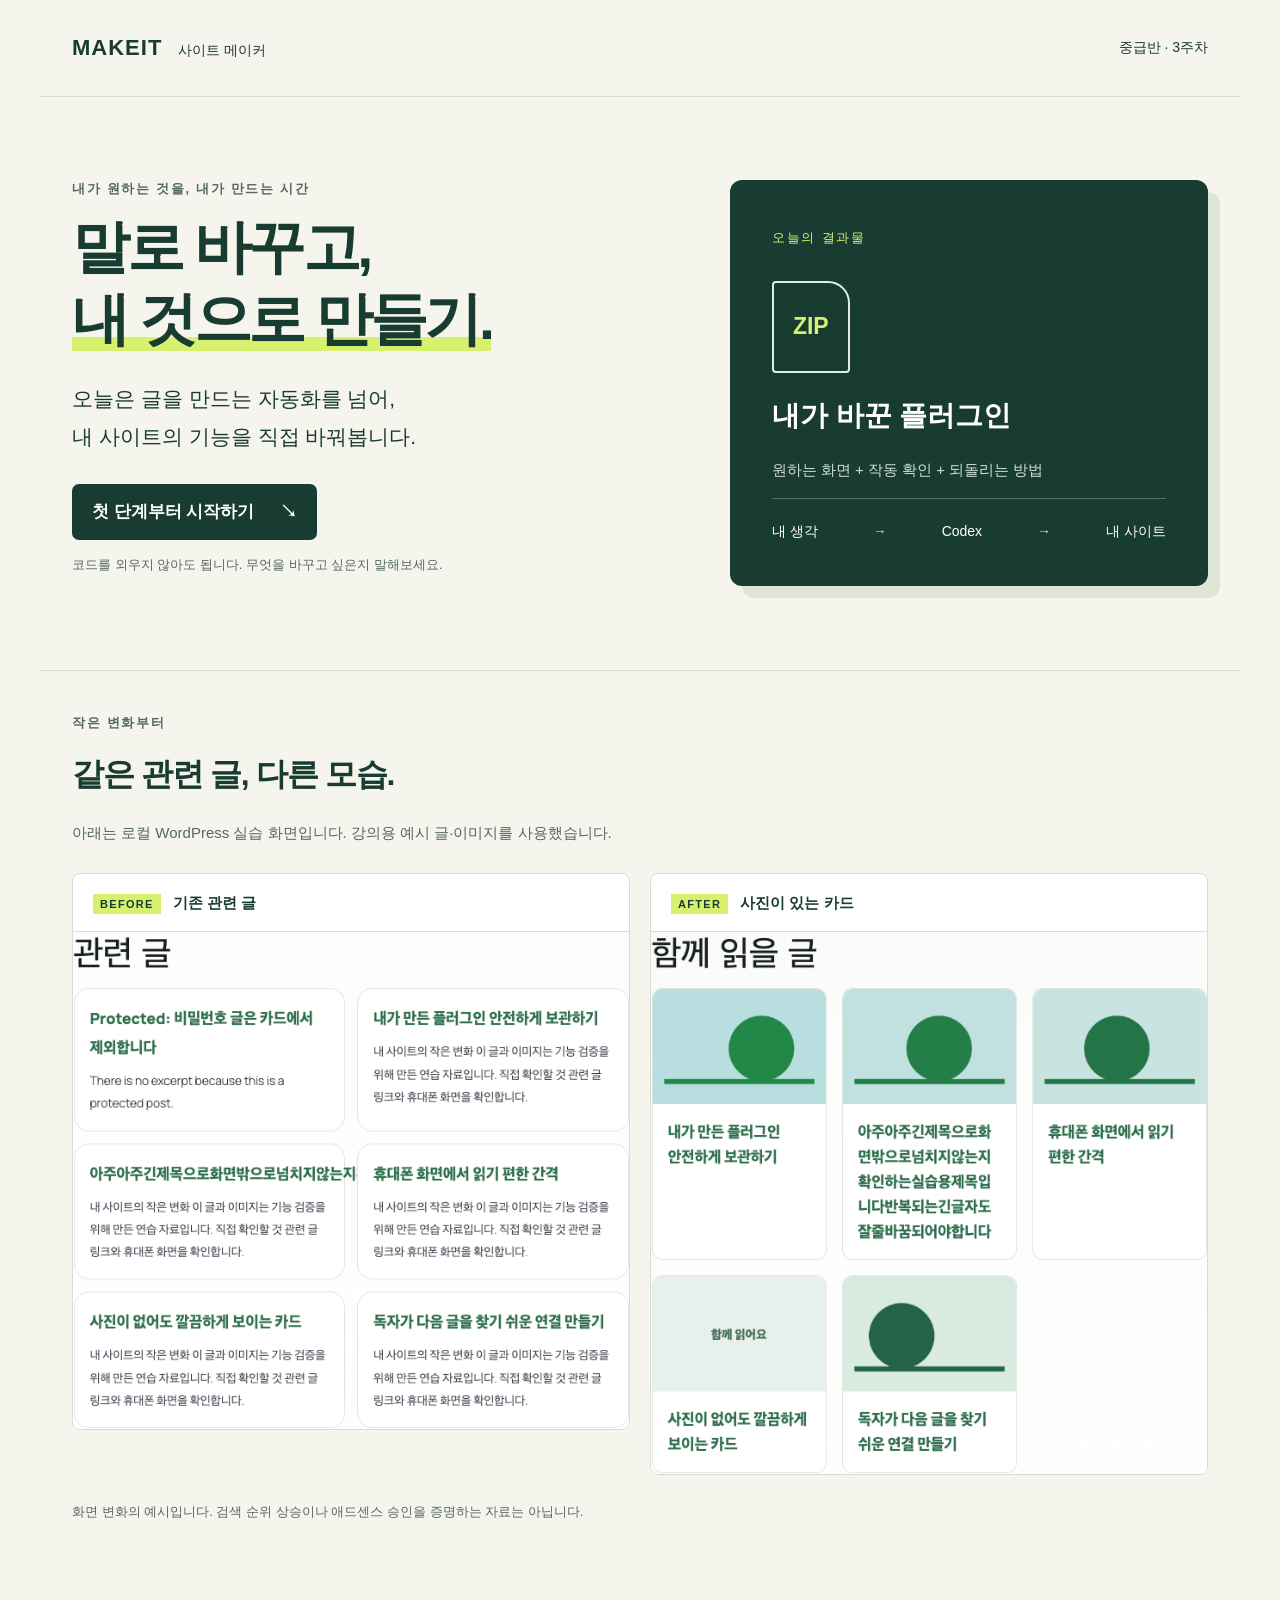
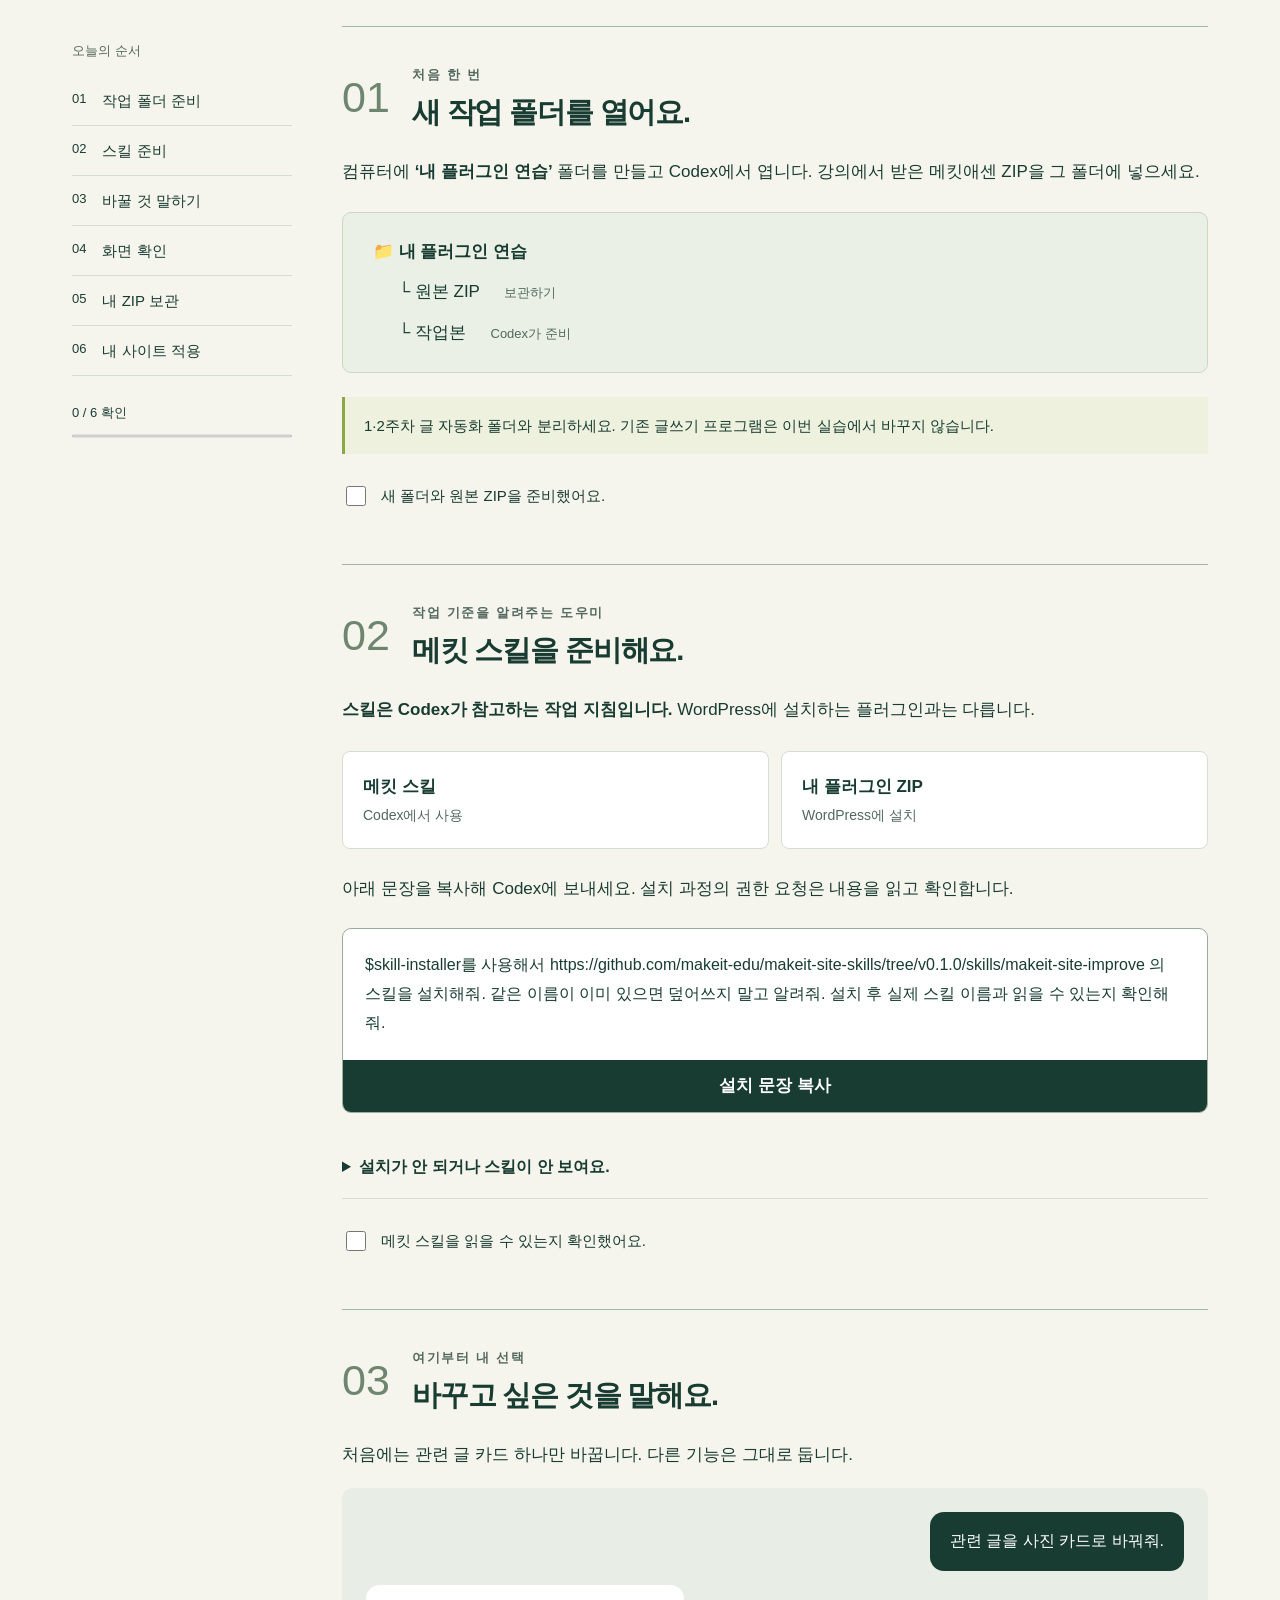
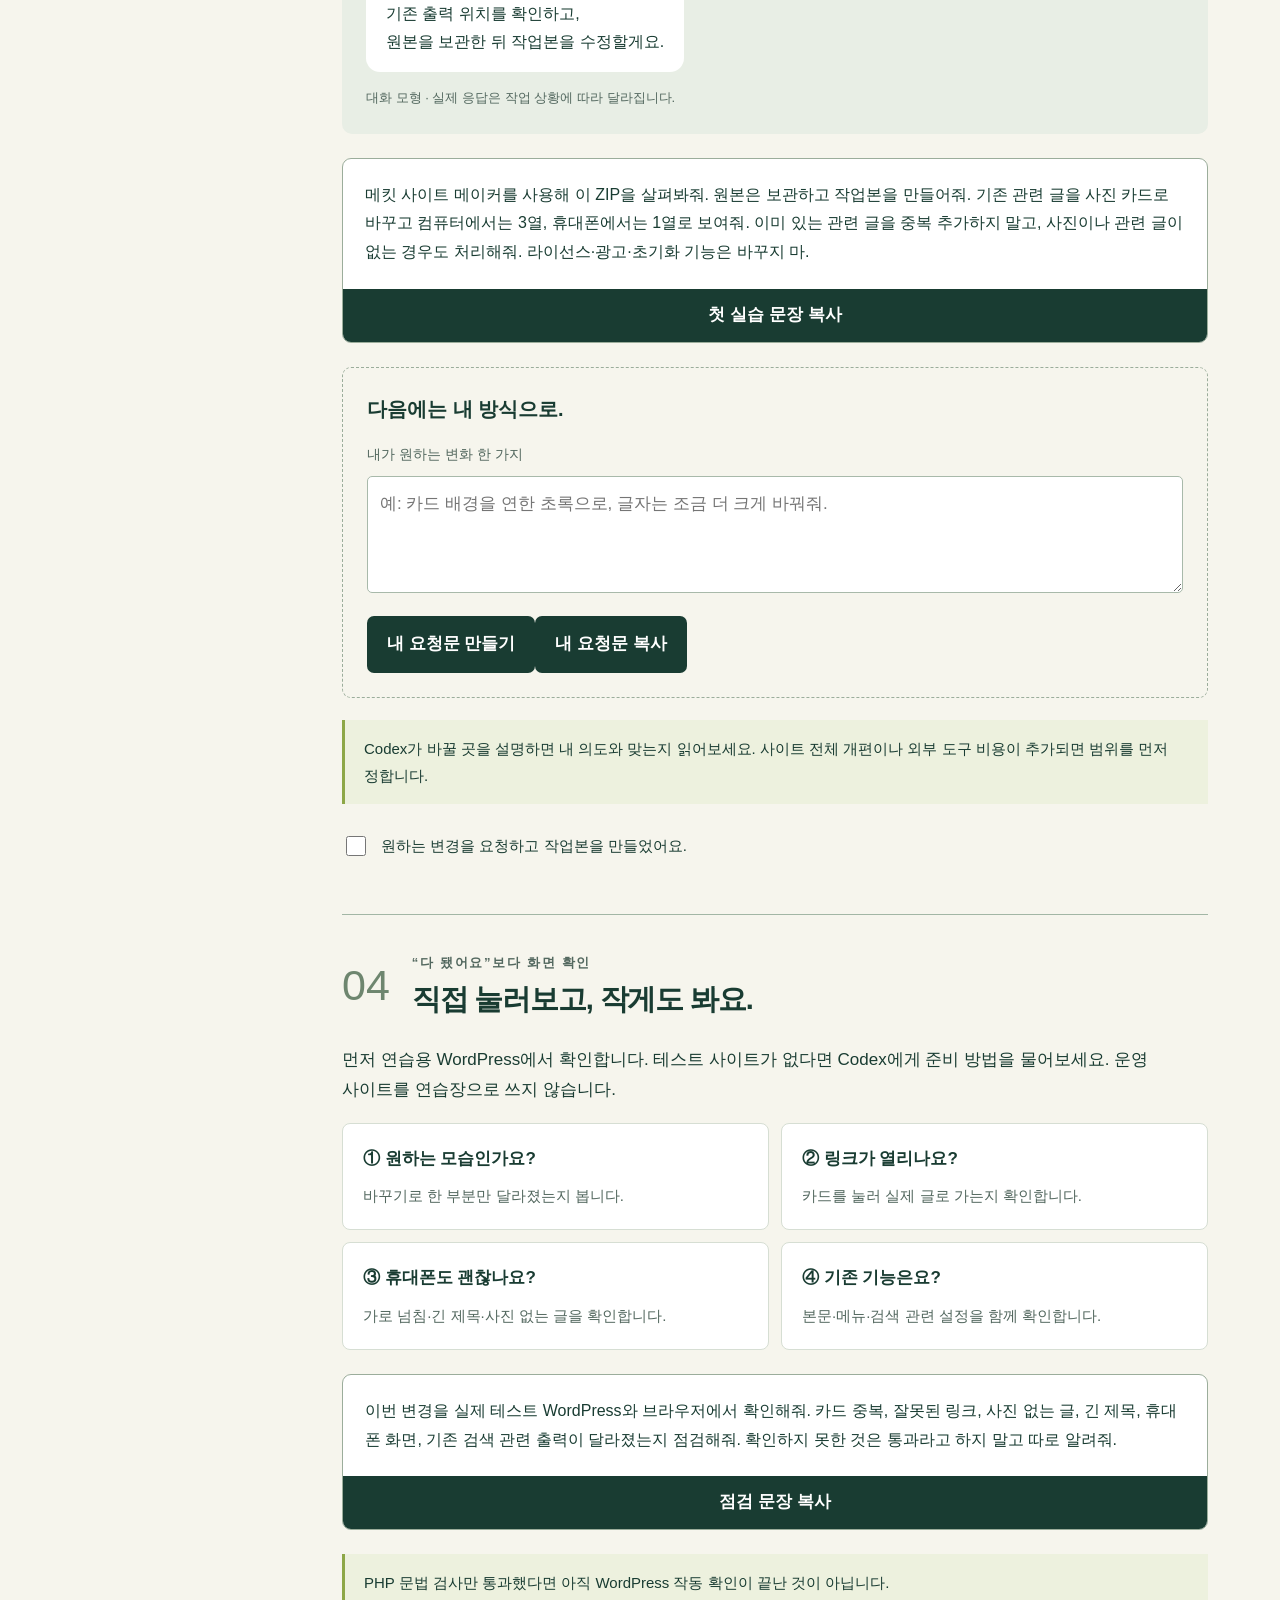
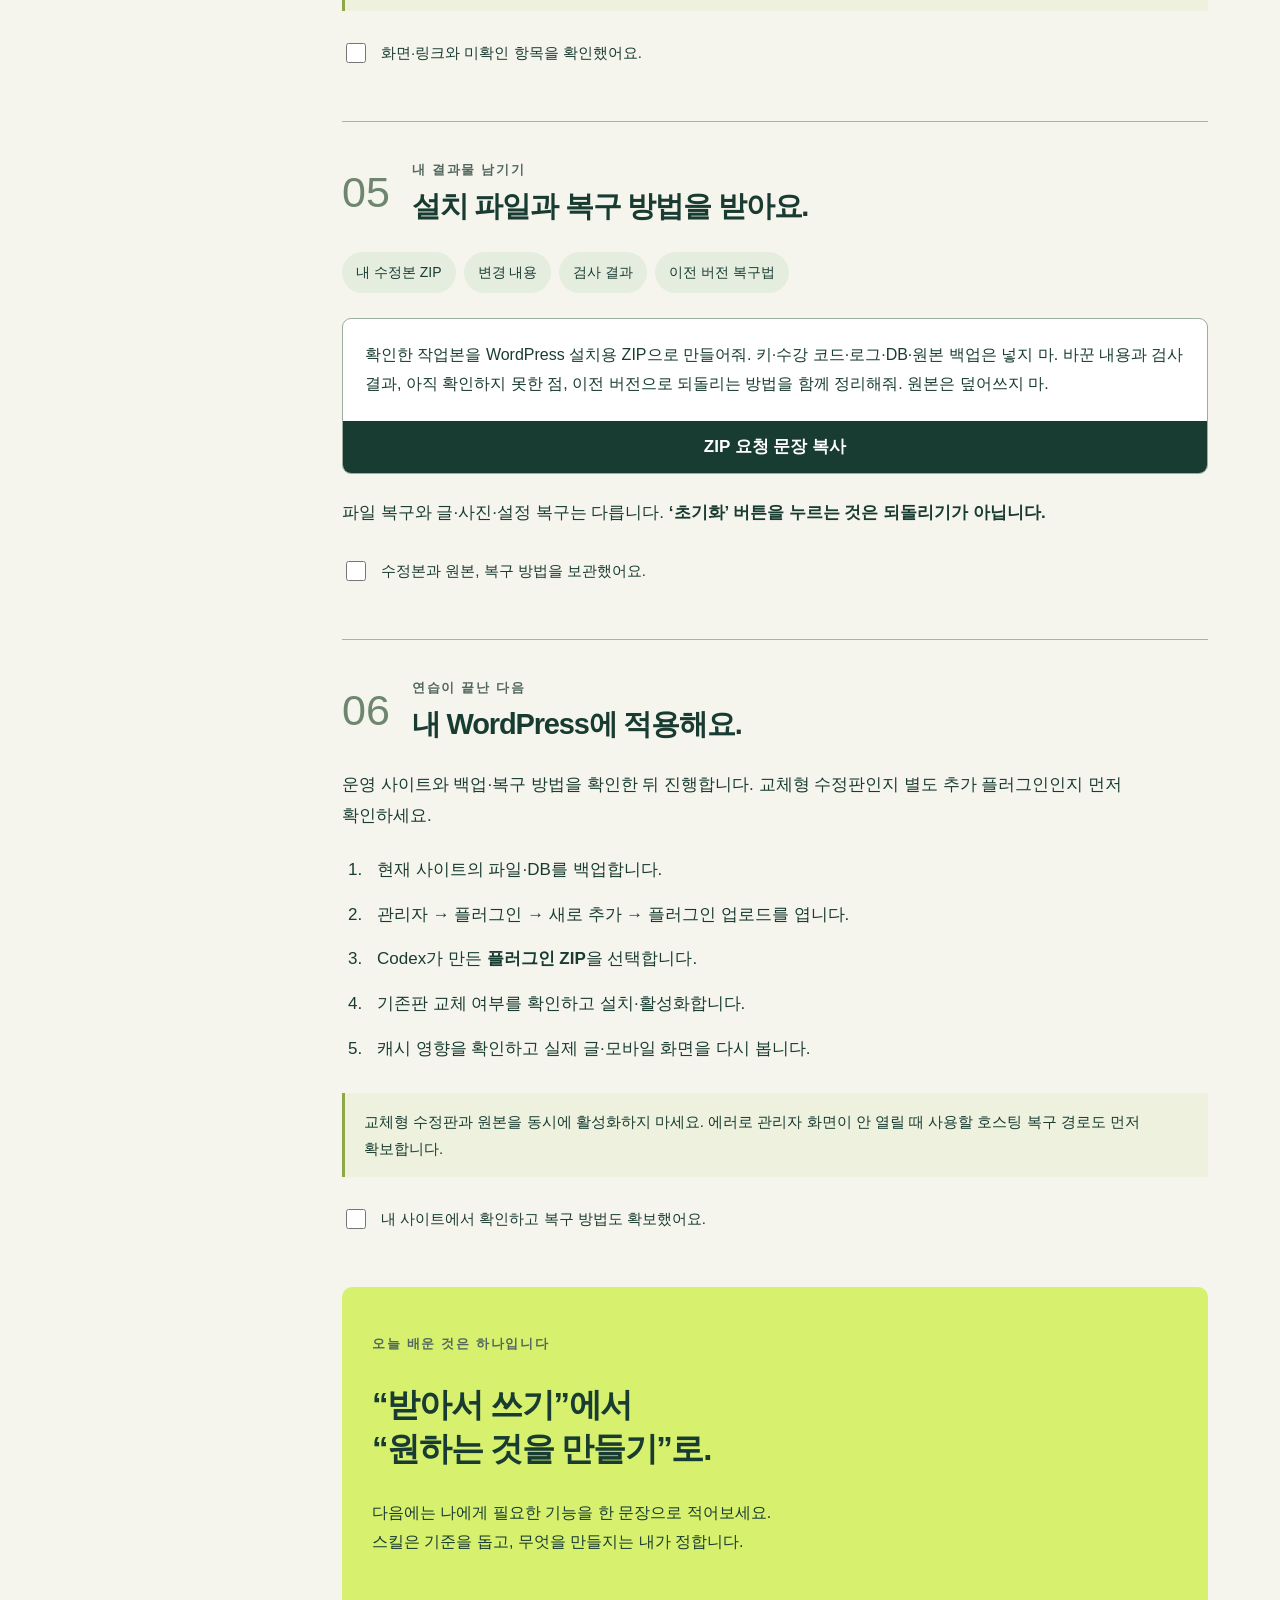
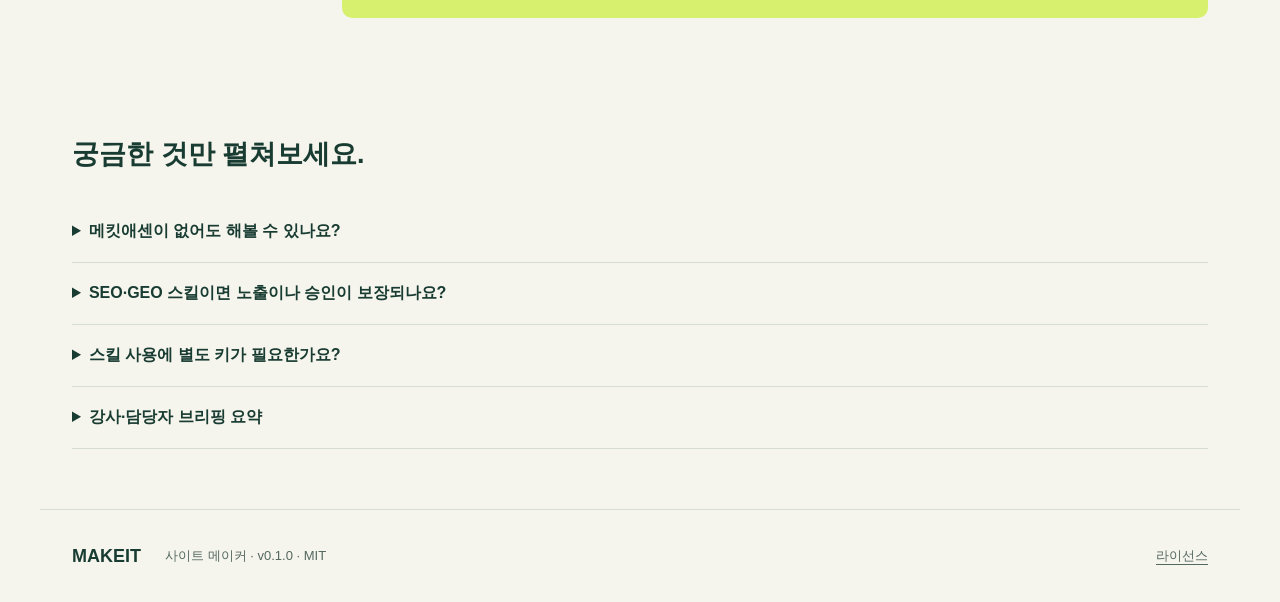
<file: docs/index.html>
<!doctype html>
<html lang="ko">
<head>
<meta charset="utf-8"><meta name="viewport" content="width=device-width,initial-scale=1">
<title>말로 바꾸고, 내 것으로 만들기 | 메킷 3주차</title>
<meta name="description" content="메킷 사이트 메이커 스킬로 워드프레스 플러그인을 수정하고 확인하는 3주차 실습 가이드.">
<link rel="stylesheet" href="guide.css">
</head>
<body>
<a class="skip" href="#start">본문으로 바로가기</a>
<header><a class="brand" href="#top">MAKEIT<span>사이트 메이커</span></a><span class="edition">중급반 · 3주차</span></header>
<main id="top">
<section class="hero">
<div><p class="eyebrow">내가 원하는 것을, 내가 만드는 시간</p><h1>말로 바꾸고,<br><em>내 것으로 만들기.</em></h1>
<p class="lead">오늘은 글을 만드는 자동화를 넘어,<br>내 사이트의 기능을 직접 바꿔봅니다.</p>
<a class="primary" href="#start">첫 단계부터 시작하기 <span aria-hidden="true">↘</span></a>
<p class="small">코드를 외우지 않아도 됩니다. 무엇을 바꾸고 싶은지 말해보세요.</p></div>
<div class="recipe"><span class="stamp">오늘의 결과물</span><div class="file-icon" aria-hidden="true">ZIP</div><h2>내가 바꾼 플러그인</h2><p>원하는 화면 + 작동 확인 + 되돌리는 방법</p><div class="recipe-flow"><span>내 생각</span><b>→</b><span>Codex</span><b>→</b><span>내 사이트</span></div></div>
</section>
<section class="compare" aria-labelledby="compare-title">
<div class="section-intro"><p class="eyebrow">작은 변화부터</p><h2 id="compare-title">같은 관련 글, 다른 모습.</h2><p>아래는 로컬 WordPress 실습 화면입니다. 강의용 예시 글·이미지를 사용했습니다.</p></div>
<div class="compare-grid">
<figure><figcaption><span>BEFORE</span>기존 관련 글</figcaption><img src="images/makeit-before.png" alt="텍스트 중심으로 표시된 기존 관련 글 영역" loading="lazy"></figure>
<figure><figcaption><span>AFTER</span>사진이 있는 카드</figcaption><img src="images/makeit-after-1440.png" alt="사진과 제목이 있는 세 열의 관련 글 카드" loading="lazy"></figure>
</div>
<p class="caption">화면 변화의 예시입니다. 검색 순위 상승이나 애드센스 승인을 증명하는 자료는 아닙니다.</p>
</section>
<div class="lesson-layout">
<nav class="steps-nav" aria-label="실습 순서"><p>오늘의 순서</p>
<a href="#start">01 <span>작업 폴더 준비</span></a><a href="#skill">02 <span>스킬 준비</span></a><a href="#ask">03 <span>바꿀 것 말하기</span></a><a href="#check">04 <span>화면 확인</span></a><a href="#zip">05 <span>내 ZIP 보관</span></a><a href="#apply">06 <span>내 사이트 적용</span></a>
<div class="progress"><span id="progress-text">0 / 6 확인</span><progress id="progress" max="6" value="0">0</progress></div></nav>
<div class="lessons">
<section class="lesson" id="start"><div class="step-title"><span class="number">01</span><div><p class="eyebrow">처음 한 번</p><h2>새 작업 폴더를 열어요.</h2></div></div>
<p>컴퓨터에 <strong>‘내 플러그인 연습’</strong> 폴더를 만들고 Codex에서 엽니다. 강의에서 받은 메킷애센 ZIP을 그 폴더에 넣으세요.</p>
<div class="folder-diagram" role="img" aria-label="내 플러그인 연습 폴더 안에 원본 ZIP을 보관하고 작업본을 따로 만듭니다">
<div>📁 내 플러그인 연습</div><p>└ 원본 ZIP <span>보관하기</span></p><p>└ 작업본 <span>Codex가 준비</span></p></div>
<aside>1·2주차 글 자동화 폴더와 분리하세요. 기존 글쓰기 프로그램은 이번 실습에서 바꾸지 않습니다.</aside>
<label class="done"><input type="checkbox" data-step="1">새 폴더와 원본 ZIP을 준비했어요.</label></section>
<section class="lesson" id="skill"><div class="step-title"><span class="number">02</span><div><p class="eyebrow">작업 기준을 알려주는 도우미</p><h2>메킷 스킬을 준비해요.</h2></div></div>
<p><strong>스킬은 Codex가 참고하는 작업 지침입니다.</strong> WordPress에 설치하는 플러그인과는 다릅니다.</p>
<div class="two-things"><div><b>메킷 스킬</b><span>Codex에서 사용</span></div><div><b>내 플러그인 ZIP</b><span>WordPress에 설치</span></div></div>
<p>아래 문장을 복사해 Codex에 보내세요. 설치 과정의 권한 요청은 내용을 읽고 확인합니다.</p>
<div class="prompt"><p id="prompt-install">$skill-installer를 사용해서 https://github.com/makeit-edu/makeit-site-skills/tree/v0.1.0/skills/makeit-site-improve 의 스킬을 설치해줘. 같은 이름이 이미 있으면 덮어쓰지 말고 알려줘. 설치 후 실제 스킬 이름과 읽을 수 있는지 확인해줘.</p><button data-copy="prompt-install">설치 문장 복사</button></div>
<details><summary>설치가 안 되거나 스킬이 안 보여요.</summary><p>오류 화면을 Codex에 보여주고 설치 위치와 네트워크 접근을 확인해 달라고 하세요. 설치 경로를 확인했는데도 발견되지 않으면 앱을 다시 시작해 보세요. 설치 성공과 실제 사용 가능 여부를 따로 확인합니다.</p><p>공개 설치 검증 범위는 <a href="verification.md">검증 기록</a>에 있습니다. Windows 첫 설치는 별도 확인이 필요합니다.</p></details>
<label class="done"><input type="checkbox" data-step="2">메킷 스킬을 읽을 수 있는지 확인했어요.</label></section>
<section class="lesson" id="ask"><div class="step-title"><span class="number">03</span><div><p class="eyebrow">여기부터 내 선택</p><h2>바꾸고 싶은 것을 말해요.</h2></div></div>
<p>처음에는 관련 글 카드 하나만 바꿉니다. 다른 기능은 그대로 둡니다.</p>
<div class="chat" aria-label="요청과 응답의 설명용 예시"><div class="bubble user">관련 글을 사진 카드로 바꿔줘.</div><div class="bubble assistant">기존 출력 위치를 확인하고,<br>원본을 보관한 뒤 작업본을 수정할게요.</div><span class="caption">대화 모형 · 실제 응답은 작업 상황에 따라 달라집니다.</span></div>
<div class="prompt"><p id="prompt-first">메킷 사이트 메이커를 사용해 이 ZIP을 살펴봐줘. 원본은 보관하고 작업본을 만들어줘. 기존 관련 글을 사진 카드로 바꾸고 컴퓨터에서는 3열, 휴대폰에서는 1열로 보여줘. 이미 있는 관련 글을 중복 추가하지 말고, 사진이나 관련 글이 없는 경우도 처리해줘. 라이선스·광고·초기화 기능은 바꾸지 마.</p><button data-copy="prompt-first">첫 실습 문장 복사</button></div>
<div class="personalize"><h3>다음에는 내 방식으로.</h3><label for="idea">내가 원하는 변화 한 가지</label><textarea id="idea" rows="3" placeholder="예: 카드 배경을 연한 초록으로, 글자는 조금 더 크게 바꿔줘."></textarea><button id="build-prompt">내 요청문 만들기</button><p id="own-prompt" hidden></p><button id="copy-own" data-copy="own-prompt" hidden>내 요청문 복사</button></div>
<aside>Codex가 바꿀 곳을 설명하면 내 의도와 맞는지 읽어보세요. 사이트 전체 개편이나 외부 도구 비용이 추가되면 범위를 먼저 정합니다.</aside>
<label class="done"><input type="checkbox" data-step="3">원하는 변경을 요청하고 작업본을 만들었어요.</label></section>
<section class="lesson" id="check"><div class="step-title"><span class="number">04</span><div><p class="eyebrow">“다 됐어요”보다 화면 확인</p><h2>직접 눌러보고, 작게도 봐요.</h2></div></div>
<p>먼저 연습용 WordPress에서 확인합니다. 테스트 사이트가 없다면 Codex에게 준비 방법을 물어보세요. 운영 사이트를 연습장으로 쓰지 않습니다.</p>
<div class="check-grid"><div><b>① 원하는 모습인가요?</b><p>바꾸기로 한 부분만 달라졌는지 봅니다.</p></div><div><b>② 링크가 열리나요?</b><p>카드를 눌러 실제 글로 가는지 확인합니다.</p></div><div><b>③ 휴대폰도 괜찮나요?</b><p>가로 넘침·긴 제목·사진 없는 글을 확인합니다.</p></div><div><b>④ 기존 기능은요?</b><p>본문·메뉴·검색 관련 설정을 함께 확인합니다.</p></div></div>
<div class="prompt"><p id="prompt-check">이번 변경을 실제 테스트 WordPress와 브라우저에서 확인해줘. 카드 중복, 잘못된 링크, 사진 없는 글, 긴 제목, 휴대폰 화면, 기존 검색 관련 출력이 달라졌는지 점검해줘. 확인하지 못한 것은 통과라고 하지 말고 따로 알려줘.</p><button data-copy="prompt-check">점검 문장 복사</button></div>
<aside>PHP 문법 검사만 통과했다면 아직 WordPress 작동 확인이 끝난 것이 아닙니다.</aside>
<label class="done"><input type="checkbox" data-step="4">화면·링크와 미확인 항목을 확인했어요.</label></section>
<section class="lesson" id="zip"><div class="step-title"><span class="number">05</span><div><p class="eyebrow">내 결과물 남기기</p><h2>설치 파일과 복구 방법을 받아요.</h2></div></div>
<div class="deliverables"><span>내 수정본 ZIP</span><span>변경 내용</span><span>검사 결과</span><span>이전 버전 복구법</span></div>
<div class="prompt"><p id="prompt-zip">확인한 작업본을 WordPress 설치용 ZIP으로 만들어줘. 키·수강 코드·로그·DB·원본 백업은 넣지 마. 바꾼 내용과 검사 결과, 아직 확인하지 못한 점, 이전 버전으로 되돌리는 방법을 함께 정리해줘. 원본은 덮어쓰지 마.</p><button data-copy="prompt-zip">ZIP 요청 문장 복사</button></div>
<p>파일 복구와 글·사진·설정 복구는 다릅니다. <strong>‘초기화’ 버튼을 누르는 것은 되돌리기가 아닙니다.</strong></p>
<label class="done"><input type="checkbox" data-step="5">수정본과 원본, 복구 방법을 보관했어요.</label></section>
<section class="lesson" id="apply"><div class="step-title"><span class="number">06</span><div><p class="eyebrow">연습이 끝난 다음</p><h2>내 WordPress에 적용해요.</h2></div></div>
<p>운영 사이트와 백업·복구 방법을 확인한 뒤 진행합니다. 교체형 수정판인지 별도 추가 플러그인인지 먼저 확인하세요.</p>
<ol class="install-steps"><li>현재 사이트의 파일·DB를 백업합니다.</li><li>관리자 → 플러그인 → 새로 추가 → 플러그인 업로드를 엽니다.</li><li>Codex가 만든 <strong>플러그인 ZIP</strong>을 선택합니다.</li><li>기존판 교체 여부를 확인하고 설치·활성화합니다.</li><li>캐시 영향을 확인하고 실제 글·모바일 화면을 다시 봅니다.</li></ol>
<aside>교체형 수정판과 원본을 동시에 활성화하지 마세요. 에러로 관리자 화면이 안 열릴 때 사용할 호스팅 복구 경로도 먼저 확보합니다.</aside>
<label class="done"><input type="checkbox" data-step="6">내 사이트에서 확인하고 복구 방법도 확보했어요.</label></section>
<section class="finish"><p class="eyebrow">오늘 배운 것은 하나입니다</p><h2>“받아서 쓰기”에서<br>“원하는 것을 만들기”로.</h2><p>다음에는 나에게 필요한 기능을 한 문장으로 적어보세요.<br>스킬은 기준을 돕고, 무엇을 만들지는 내가 정합니다.</p></section>
</div></div>
<section class="extras"><h2>궁금한 것만 펼쳐보세요.</h2>
<details><summary>메킷애센이 없어도 해볼 수 있나요?</summary><p>네. 공개용 관련 글 연습 플러그인으로 시작할 수 있습니다. 메킷애센을 대신하는 플러그인은 아닙니다.</p><p><a href="downloads/makeit-related-lab-0.1.0.zip" download>WordPress 연습 플러그인 ZIP 받기</a></p><p>연습 사이트에 설치한 뒤, 같은 카테고리의 공개 글을 두 개 이상 준비하세요. 한 글의 단축코드 블록에 <code>[makeit_related_lab]</code>를 넣습니다. 기존 관련 글을 자동 대체하지는 않습니다.</p><p>삭제할 때는 해당 단축코드 블록을 지운 뒤 비활성화하세요. 글과 사진은 지우지 않습니다.</p></details>
<details><summary>SEO·GEO 스킬이면 노출이나 승인이 보장되나요?</summary><p>아닙니다. 기술적 오류와 읽기 불편한 구조를 점검하는 도우미입니다. 검색 순위·AI 인용·애드센스 승인 결과를 보장하지 않습니다. <a href="sources.md">공식 근거 보기</a></p></details>
<details><summary>스킬 사용에 별도 키가 필요한가요?</summary><p>이 스킬 자체는 별도 API 키나 유료 SEO 서비스가 필요하지 않습니다. Codex 이용 조건은 계정에 따릅니다. 추가 도구·서비스가 필요한 작업은 비용과 설치 필요성을 먼저 확인합니다.</p></details>
<details><summary>강사·담당자 브리핑 요약</summary><p>3주차 목표는 학생이 자신의 기능을 Codex로 만들어 보는 것입니다. 공통 실습 → 개인화 → 실제 확인 → ZIP·복구 → 운영 적용으로 진행합니다. 첫 사용자 완주·Windows 환경은 별도 검증 항목이며, 검증 기록의 범위를 넘어 성공을 주장하지 않습니다.</p><p><a href="verification.md">검증 기록</a> · <a href="https://github.com/makeit-edu/makeit-site-skills/blob/main/README.md">제품 설명</a> · <a href="https://github.com/makeit-edu/makeit-site-skills">공개 저장소</a></p></details>
</section>
</main>
<footer><strong>MAKEIT</strong><span>사이트 메이커 · v0.1.0 · MIT</span><a href="https://github.com/makeit-edu/makeit-site-skills/blob/main/LICENSE">라이선스</a></footer>
<div id="toast" role="status" aria-live="polite"></div>
<script src="guide.js"></script>
</body></html>
</file>
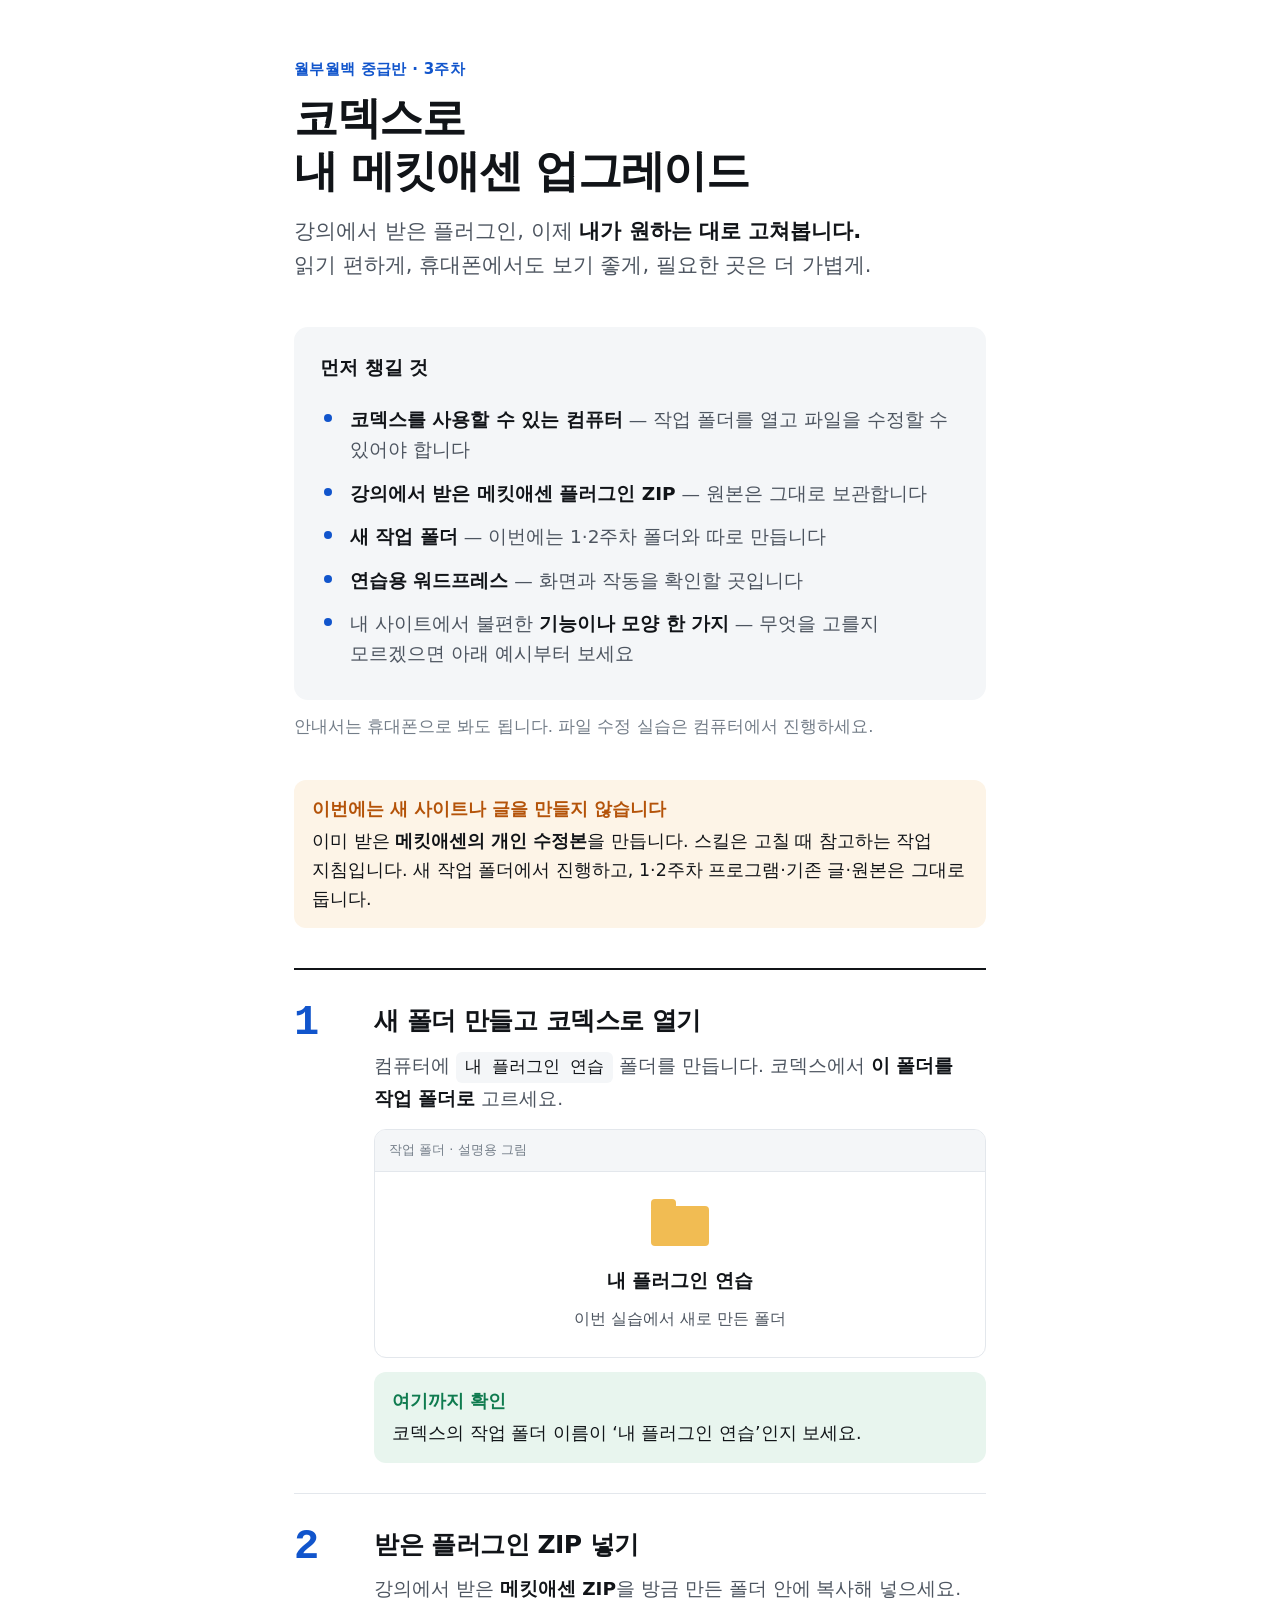
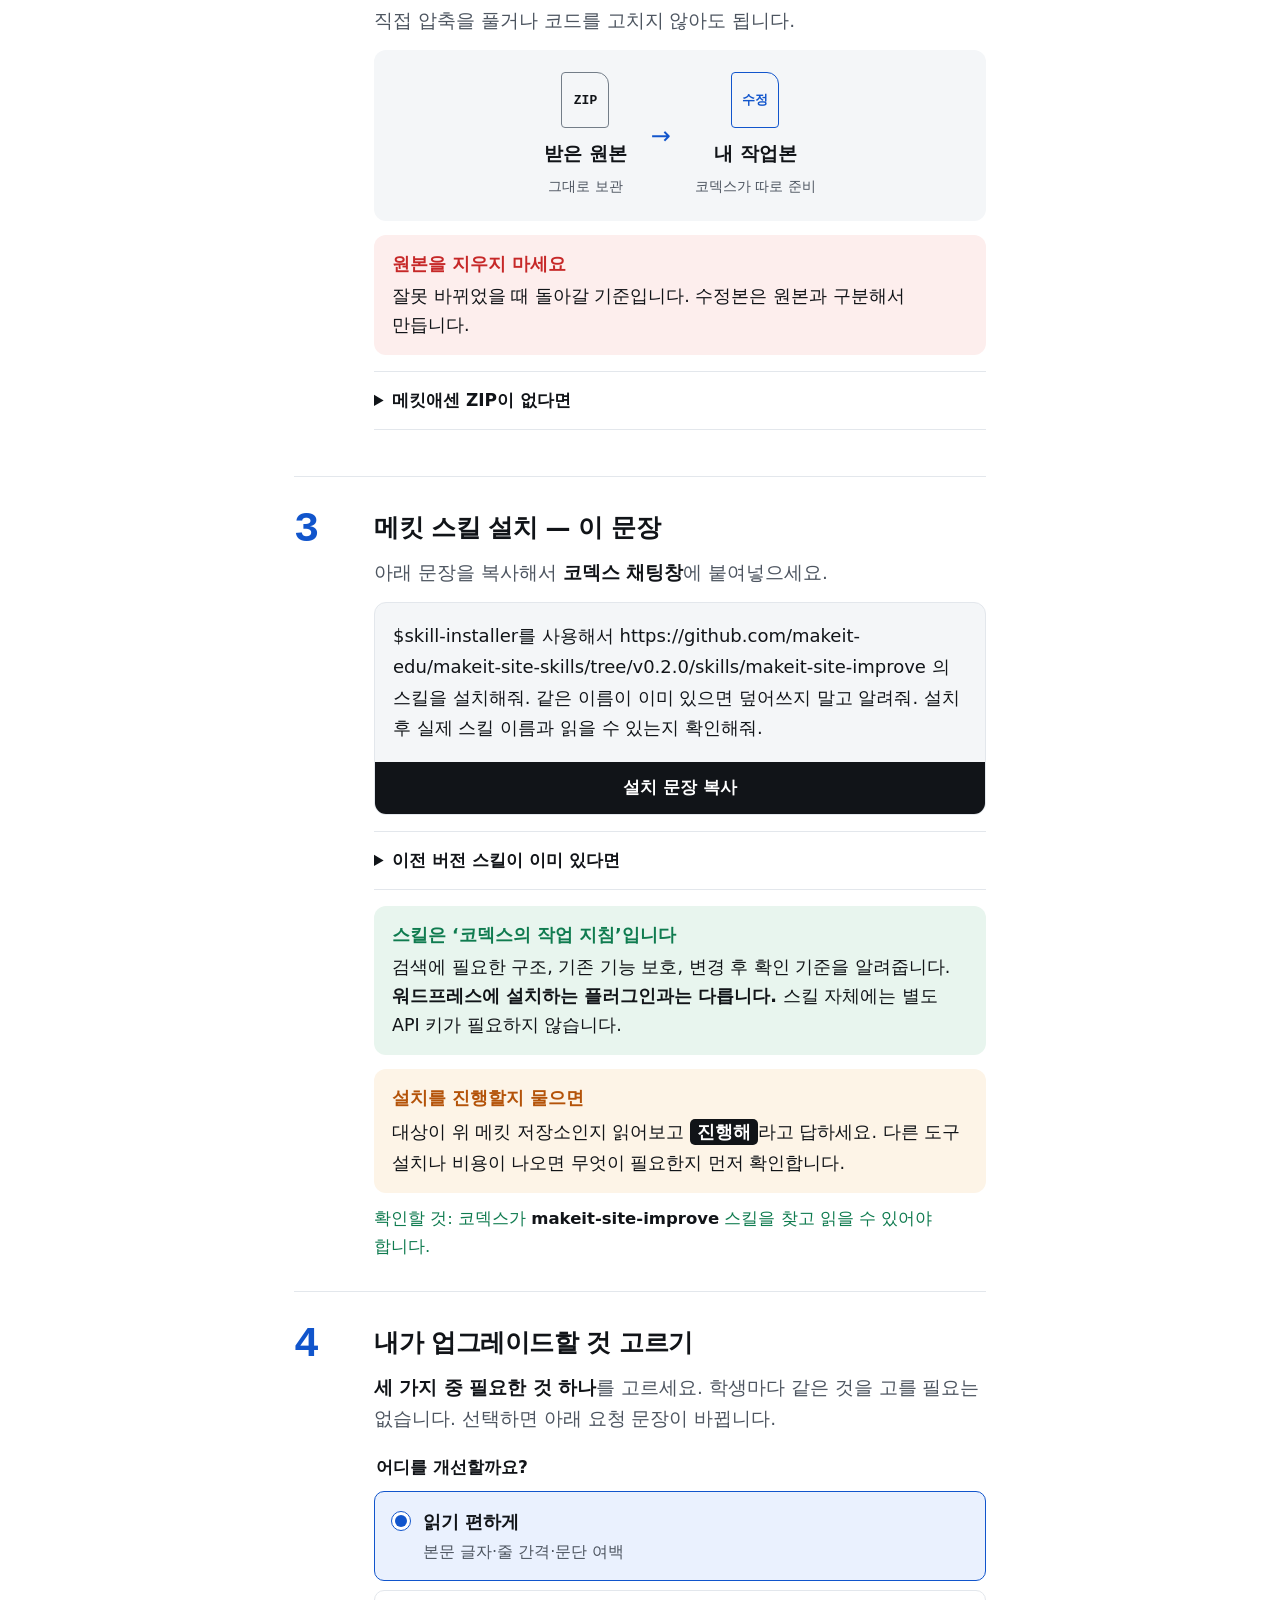
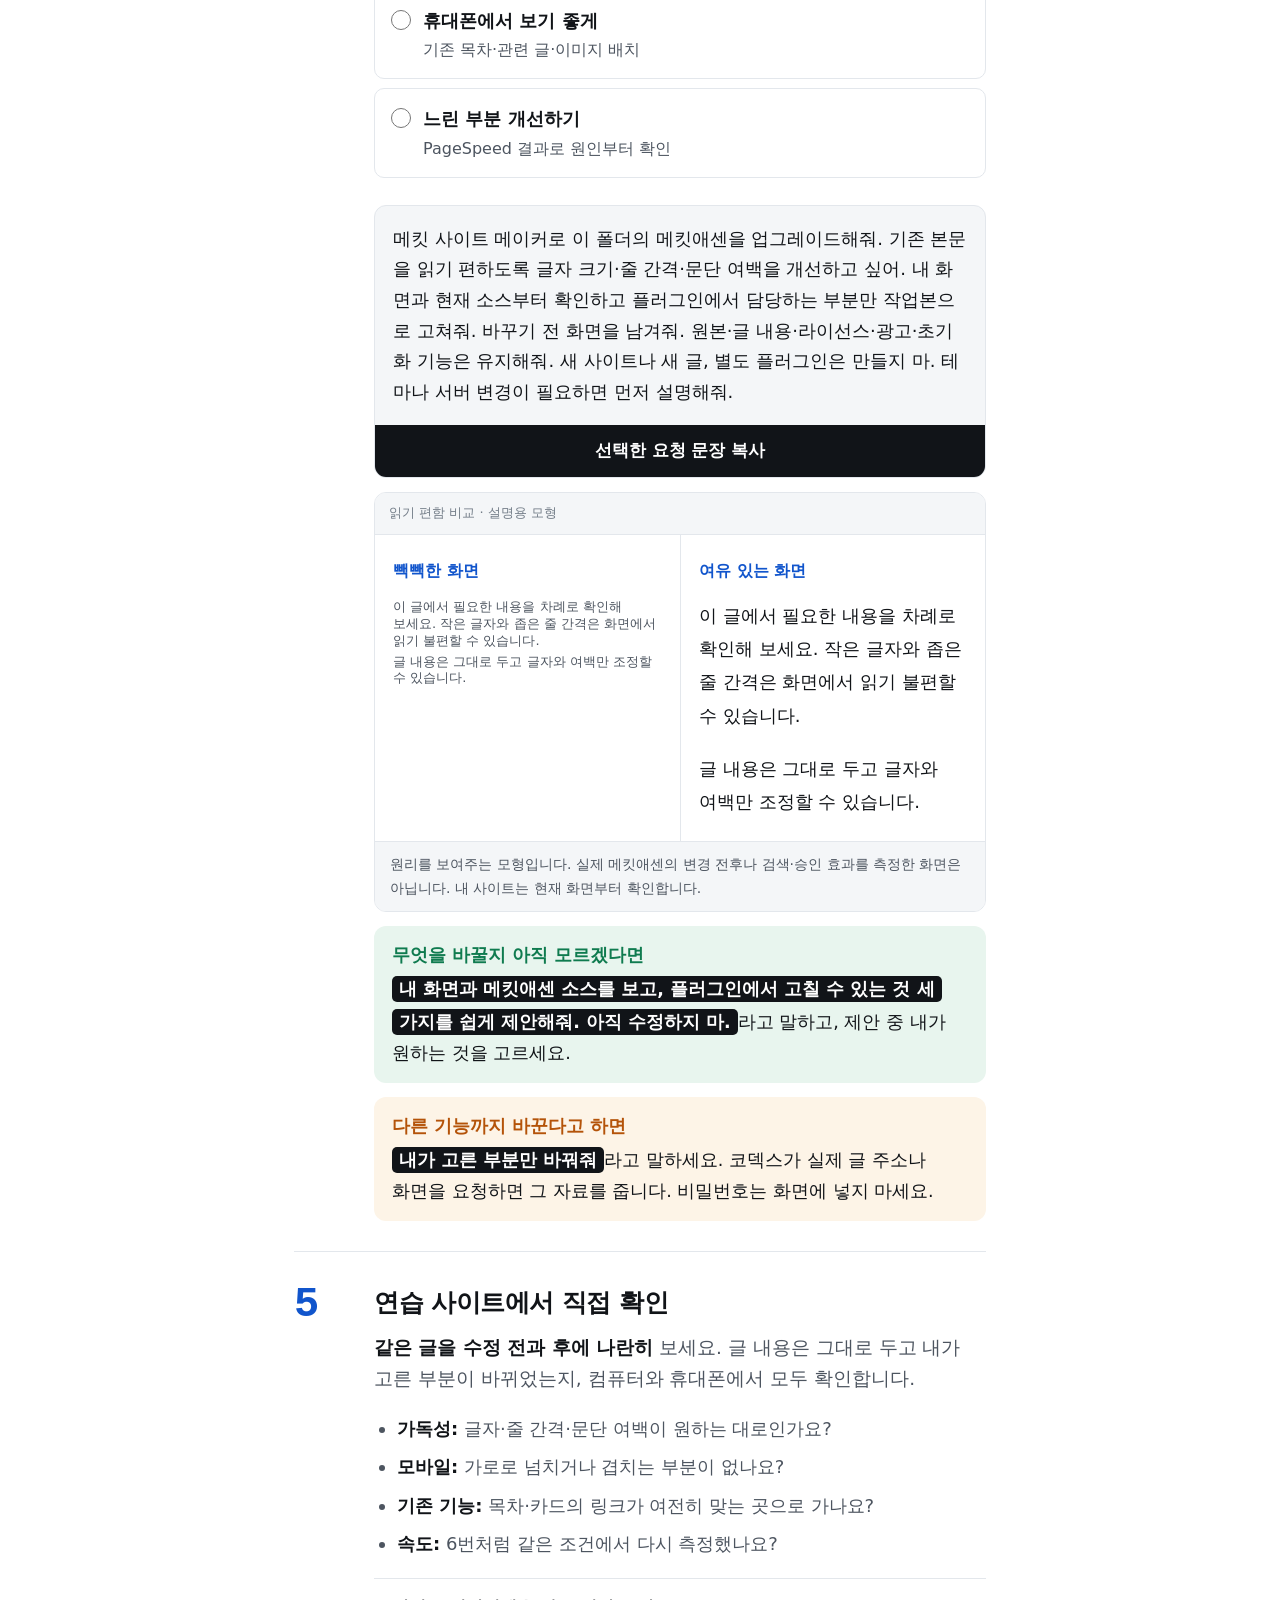
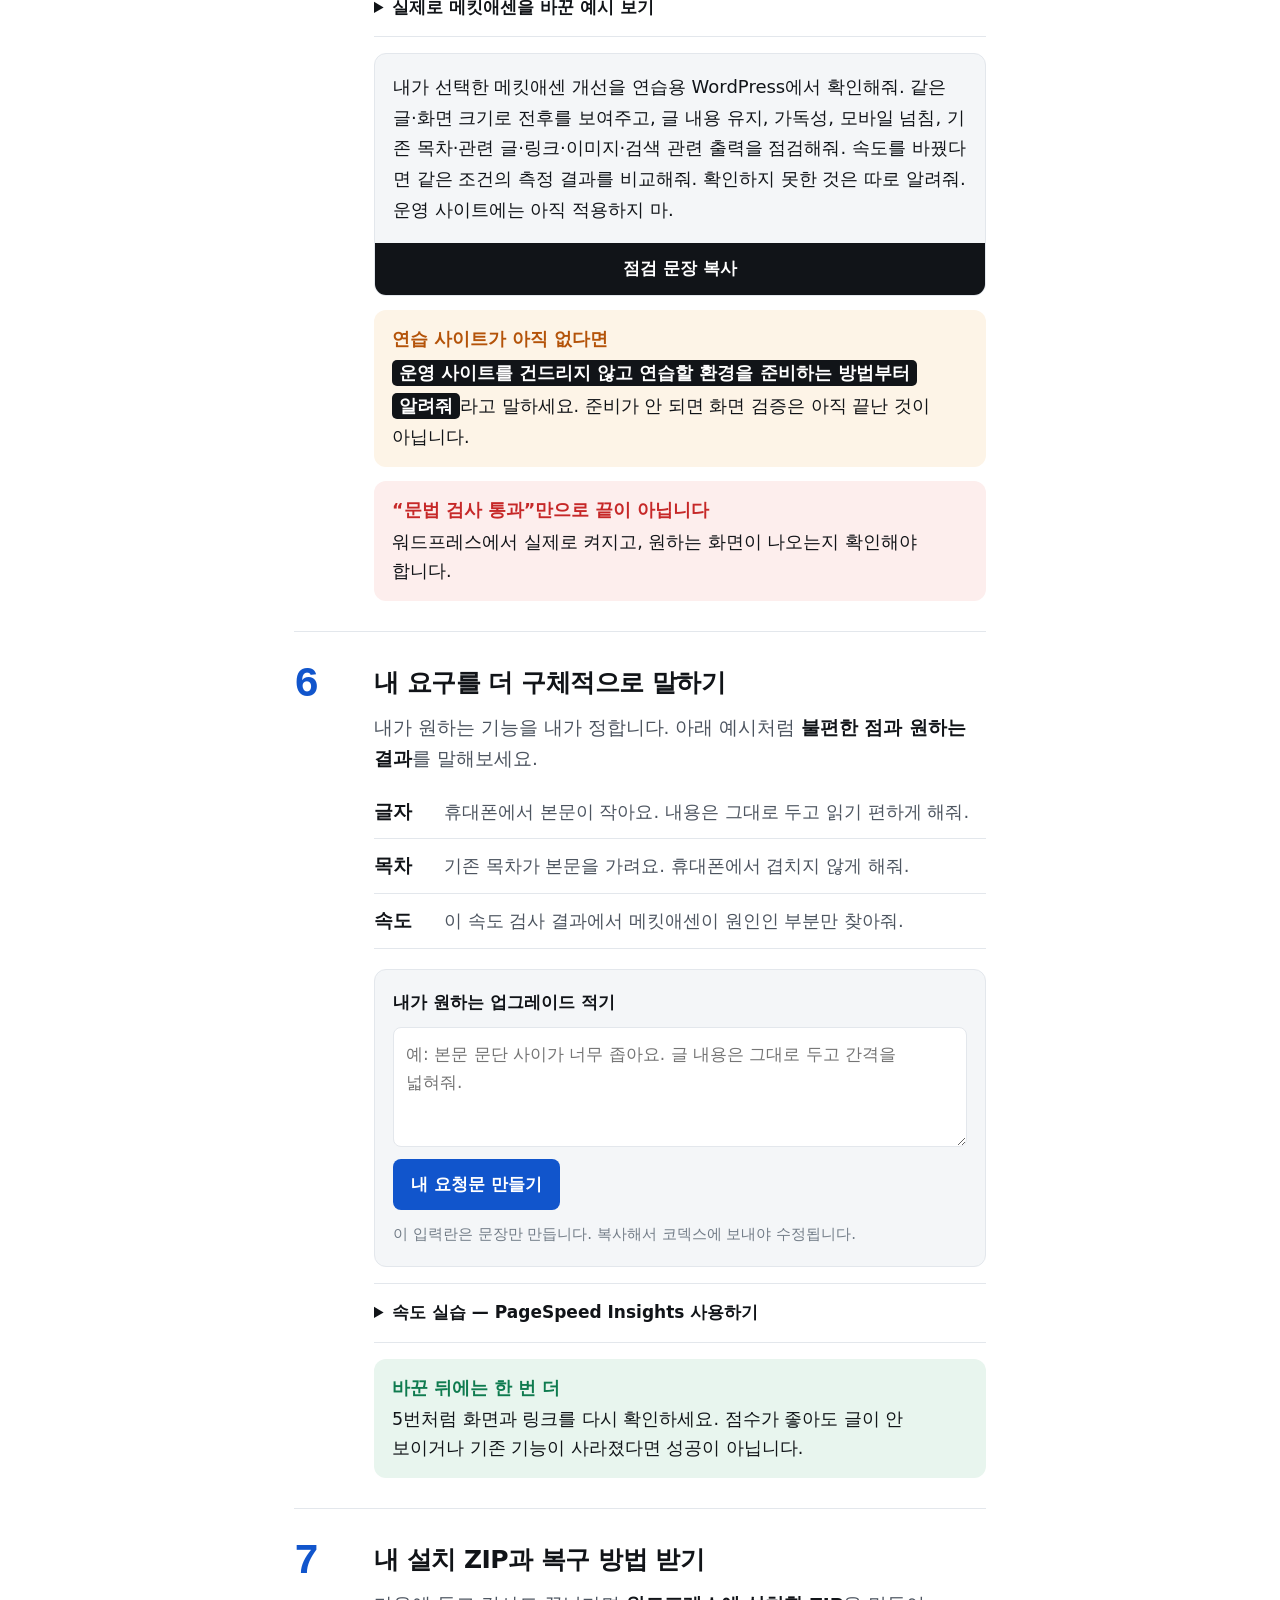
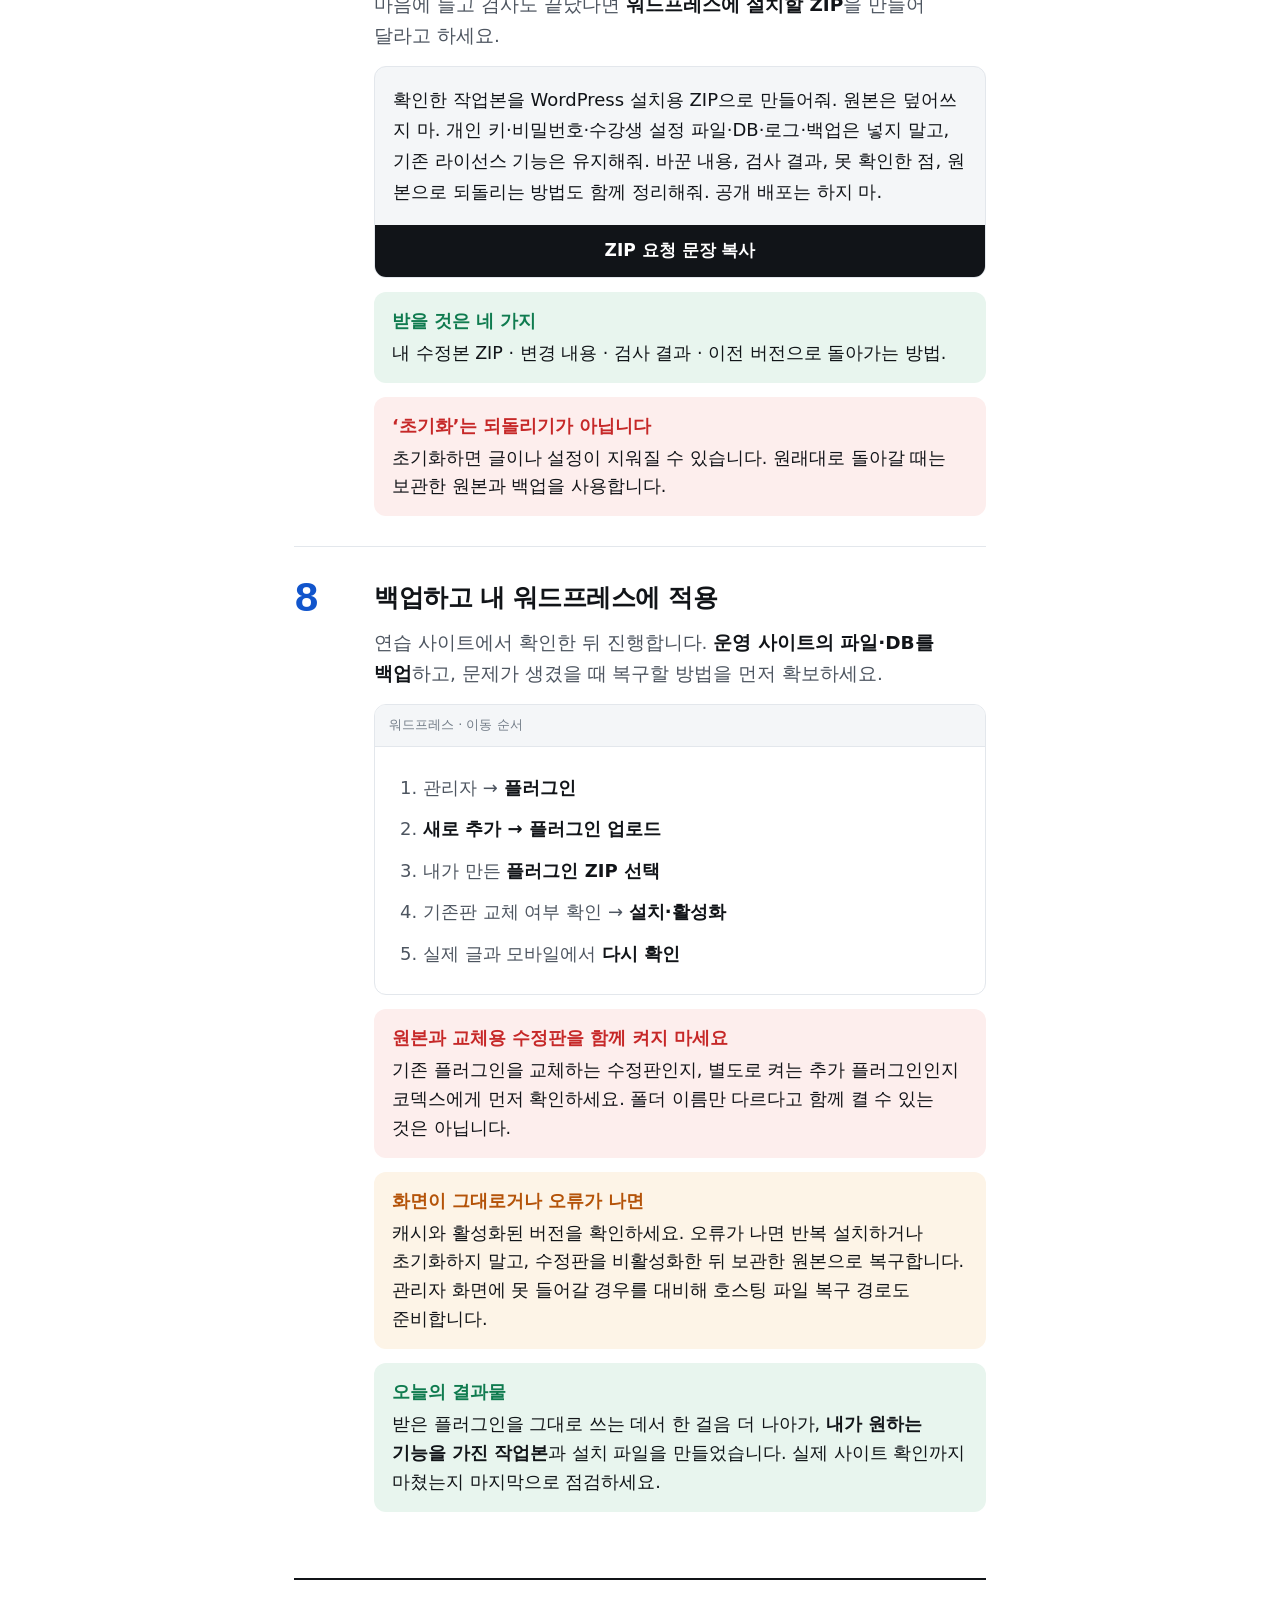
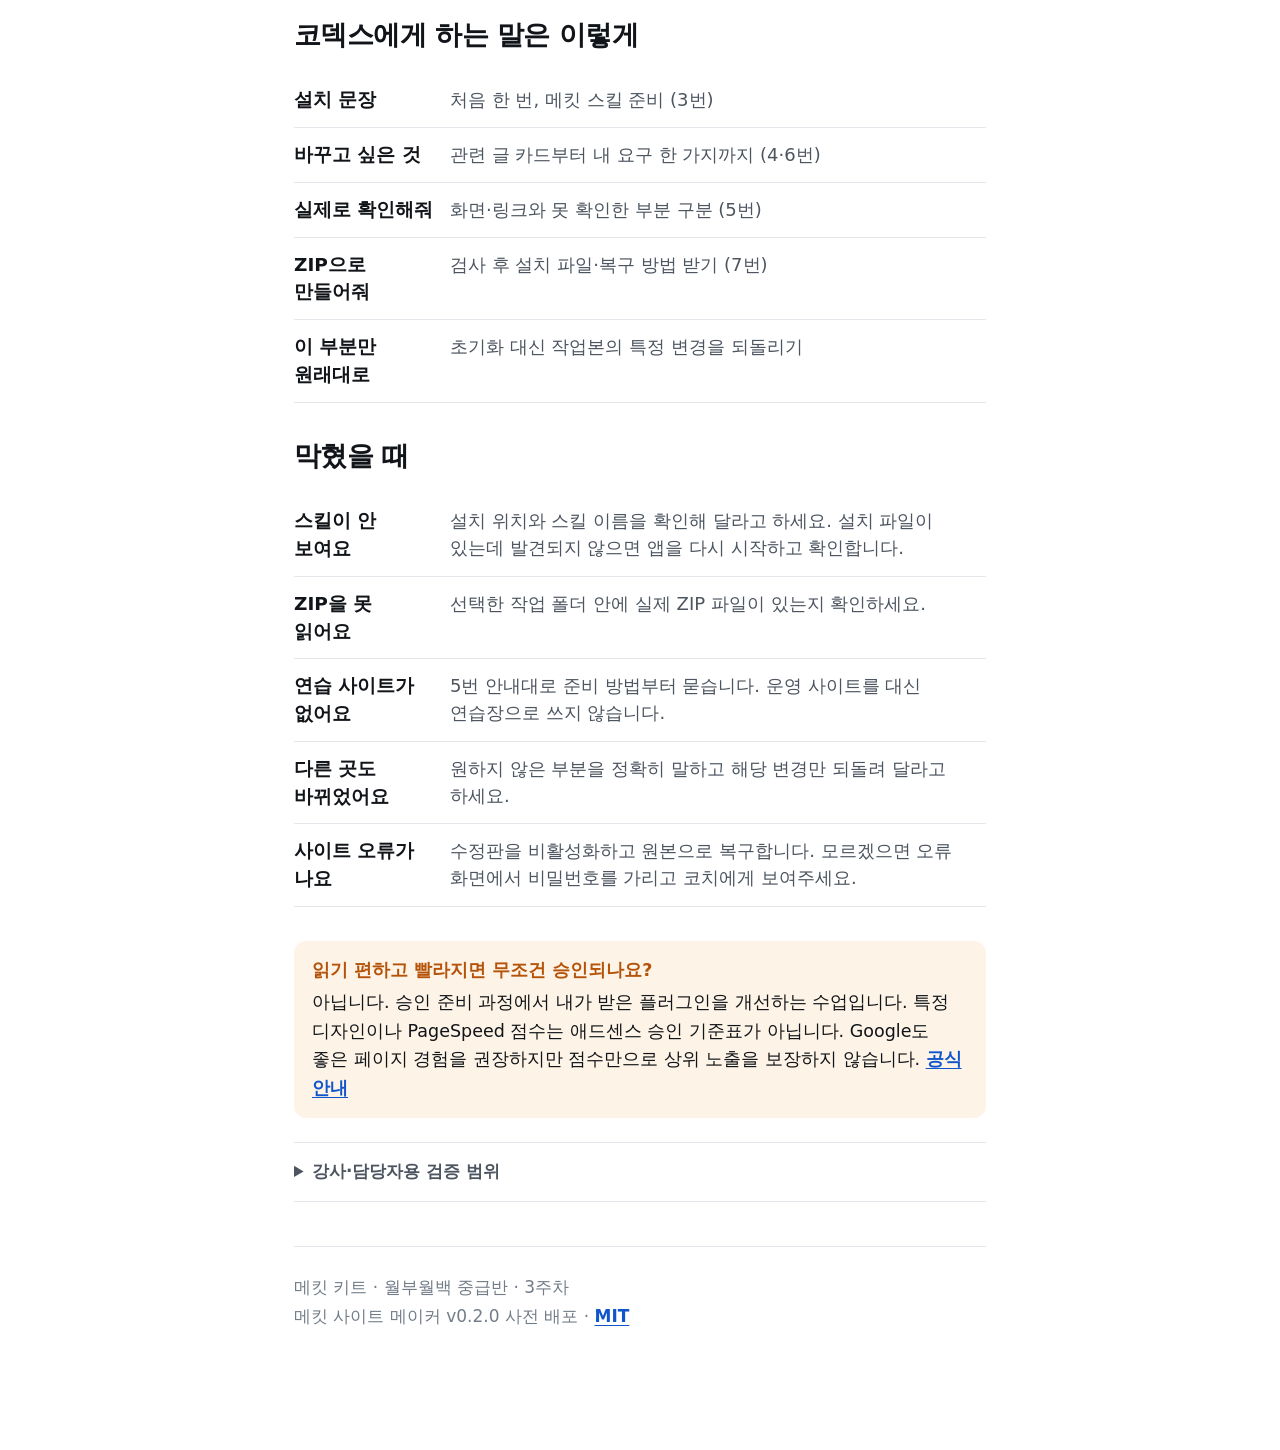
<file: docs/week3/index.html>
<!doctype html>
<html lang="ko">
<head>
  <meta charset="utf-8">
  <meta name="viewport" content="width=device-width, initial-scale=1">
  <meta name="description" content="받은 메킷애센 플러그인을 코덱스로 업그레이드하는 3주차 안내서. 가독성·모바일·속도 중 필요한 개선을 선택하고 전후를 확인합니다.">
  <meta name="color-scheme" content="light dark">
  <title>내 메킷애센 업그레이드 — 월부월백 중급반 3주차</title>
  <link rel="stylesheet" href="style.css">
</head>
<body>
<a class="skip" href="#steps">실습 순서로 바로가기</a>
<main class="wrap">
  <header>
    <p class="eyebrow">월부월백 중급반 · 3주차</p>
    <h1>코덱스로<br>내 메킷애센 업그레이드</h1>
    <p>강의에서 받은 플러그인, 이제 <b>내가 원하는 대로 고쳐봅니다.</b><br>읽기 편하게, 휴대폰에서도 보기 좋게, 필요한 곳은 더 가볍게.</p>
  </header>

  <section class="prep" aria-labelledby="prep-title">
    <h2 id="prep-title">먼저 챙길 것</h2>
    <ul>
      <li><b>코덱스를 사용할 수 있는 컴퓨터</b> — 작업 폴더를 열고 파일을 수정할 수 있어야 합니다</li>
      <li><b>강의에서 받은 메킷애센 플러그인 ZIP</b> — 원본은 그대로 보관합니다</li>
      <li><b>새 작업 폴더</b> — 이번에는 1·2주차 폴더와 따로 만듭니다</li>
      <li><b>연습용 워드프레스</b> — 화면과 작동을 확인할 곳입니다</li>
      <li>내 사이트에서 불편한 <b>기능이나 모양 한 가지</b> — 무엇을 고를지 모르겠으면 아래 예시부터 보세요</li>
    </ul>
  </section>
  <p class="tiny">안내서는 휴대폰으로 봐도 됩니다. 파일 수정 실습은 컴퓨터에서 진행하세요.</p>

  <aside class="note warn intro-note"><b>이번에는 새 사이트나 글을 만들지 않습니다</b>이미 받은 <b>메킷애센의 개인 수정본</b>을 만듭니다. 스킬은 고칠 때 참고하는 작업 지침입니다. 새 작업 폴더에서 진행하고, 1·2주차 프로그램·기존 글·원본은 그대로 둡니다.</aside>

  <div class="steps" id="steps">
    <section class="step" id="step-1" aria-labelledby="title-1">
      <div class="num" aria-hidden="true">1</div><div class="body">
        <h2 id="title-1">새 폴더 만들고 코덱스로 열기</h2>
        <p>컴퓨터에 <span class="path">내 플러그인 연습</span> 폴더를 만듭니다. 코덱스에서 <b>이 폴더를 작업 폴더로</b> 고르세요.</p>
        <div class="screen"><div class="bar"><span>작업 폴더 · 설명용 그림</span></div><div class="folder-picture"><span class="folder-icon" aria-hidden="true"></span><b>내 플러그인 연습</b><span>이번 실습에서 새로 만든 폴더</span></div></div>
        <aside class="note ok"><b>여기까지 확인</b>코덱스의 작업 폴더 이름이 ‘내 플러그인 연습’인지 보세요.</aside>
      </div>
    </section>

    <section class="step" id="step-2" aria-labelledby="title-2">
      <div class="num" aria-hidden="true">2</div><div class="body">
        <h2 id="title-2">받은 플러그인 ZIP 넣기</h2>
        <p>강의에서 받은 <b>메킷애센 ZIP</b>을 방금 만든 폴더 안에 복사해 넣으세요. 직접 압축을 풀거나 코드를 고치지 않아도 됩니다.</p>
        <div class="file-flow" aria-label="받은 원본 ZIP은 보관하고 코덱스가 별도 작업본을 만듭니다"><div><span class="file-tag">ZIP</span><b>받은 원본</b><small>그대로 보관</small></div><span class="arrow" aria-hidden="true">→</span><div><span class="file-tag blue">수정</span><b>내 작업본</b><small>코덱스가 따로 준비</small></div></div>
        <aside class="note stop"><b>원본을 지우지 마세요</b>잘못 바뀌었을 때 돌아갈 기준입니다. 수정본은 원본과 구분해서 만듭니다.</aside>
        <details><summary>메킷애센 ZIP이 없다면</summary><p>강의 자료실에서 배포본을 받거나 코치에게 문의하세요. GitHub의 공개 연습 플러그인은 별도 참고용이며 <b>이번 수업의 메킷애센을 대신하지 않습니다.</b></p></details>
      </div>
    </section>

    <section class="step" id="step-3" aria-labelledby="title-3">
      <div class="num" aria-hidden="true">3</div><div class="body">
        <h2 id="title-3">메킷 스킬 설치 — 이 문장</h2>
        <p>아래 문장을 복사해서 <b>코덱스 채팅창</b>에 붙여넣으세요.</p>
        <div class="prompt"><p id="install-prompt">$skill-installer를 사용해서 https://github.com/makeit-edu/makeit-site-skills/tree/v0.2.0/skills/makeit-site-improve 의 스킬을 설치해줘. 같은 이름이 이미 있으면 덮어쓰지 말고 알려줘. 설치 후 실제 스킬 이름과 읽을 수 있는지 확인해줘.</p><button type="button" data-copy="install-prompt">설치 문장 복사</button></div>
        <details><summary>이전 버전 스킬이 이미 있다면</summary><p>코덱스에게 기존 스킬의 위치와 개인 수정 여부를 확인해 달라고 하세요. 기존판을 보관한 뒤 새 버전으로 교체할 계획을 설명받고 진행합니다. 설치 문장을 반복해 기존판을 덮어쓰지 마세요.</p></details>
        <aside class="note ok"><b>스킬은 ‘코덱스의 작업 지침’입니다</b>검색에 필요한 구조, 기존 기능 보호, 변경 후 확인 기준을 알려줍니다. <b>워드프레스에 설치하는 플러그인과는 다릅니다.</b> 스킬 자체에는 별도 API 키가 필요하지 않습니다.</aside>
        <aside class="note warn"><b>설치를 진행할지 물으면</b>대상이 위 메킷 저장소인지 읽어보고 <span class="type">진행해</span>라고 답하세요. 다른 도구 설치나 비용이 나오면 무엇이 필요한지 먼저 확인합니다.</aside>
        <p class="success">확인할 것: 코덱스가 <b>makeit-site-improve</b> 스킬을 찾고 읽을 수 있어야 합니다.</p>
      </div>
    </section>

    <section class="step" id="step-4" aria-labelledby="title-4">
      <div class="num" aria-hidden="true">4</div><div class="body">
        <h2 id="title-4">내가 업그레이드할 것 고르기</h2>
        <p><b>세 가지 중 필요한 것 하나</b>를 고르세요. 학생마다 같은 것을 고를 필요는 없습니다. 선택하면 아래 요청 문장이 바뀝니다.</p>
        <fieldset class="upgrade-options"><legend>어디를 개선할까요?</legend><label><input type="radio" name="upgrade" value="reading" checked><span><b>읽기 편하게</b><small>본문 글자·줄 간격·문단 여백</small></span></label><label><input type="radio" name="upgrade" value="mobile"><span><b>휴대폰에서 보기 좋게</b><small>기존 목차·관련 글·이미지 배치</small></span></label><label><input type="radio" name="upgrade" value="speed"><span><b>느린 부분 개선하기</b><small>PageSpeed 결과로 원인부터 확인</small></span></label></fieldset>
        <div class="prompt"><p id="change-prompt">메킷 사이트 메이커로 이 폴더의 메킷애센을 업그레이드해줘. 기존 본문을 읽기 편하도록 글자 크기·줄 간격·문단 여백을 개선하고 싶어. 내 화면과 현재 소스부터 확인하고 플러그인에서 담당하는 부분만 작업본으로 고쳐줘. 바꾸기 전 화면을 남겨줘. 원본·글 내용·라이선스·광고·초기화 기능은 유지해줘. 새 사이트나 새 글, 별도 플러그인은 만들지 마. 테마나 서버 변경이 필요하면 먼저 설명해줘.</p><button type="button" data-copy="change-prompt">선택한 요청 문장 복사</button></div>
        <div class="note warn" id="speed-first" hidden><b>속도를 골랐다면 수정 전에 측정부터</b>6번의 PageSpeed 안내를 먼저 보고 결과를 코덱스에 주세요. 점수만 보고 무작정 코드를 고치지 않습니다.</div>
        <div class="screen"><div class="bar"><span>읽기 편함 비교 · 설명용 모형</span></div><div class="reading-demo"><section class="reading-before"><h3>빽빽한 화면</h3><p>이 글에서 필요한 내용을 차례로 확인해 보세요. 작은 글자와 좁은 줄 간격은 화면에서 읽기 불편할 수 있습니다.</p><p>글 내용은 그대로 두고 글자와 여백만 조정할 수 있습니다.</p></section><section class="reading-after"><h3>여유 있는 화면</h3><p>이 글에서 필요한 내용을 차례로 확인해 보세요. 작은 글자와 좁은 줄 간격은 화면에서 읽기 불편할 수 있습니다.</p><p>글 내용은 그대로 두고 글자와 여백만 조정할 수 있습니다.</p></section></div><div class="screen-caption">원리를 보여주는 모형입니다. 실제 메킷애센의 변경 전후나 검색·승인 효과를 측정한 화면은 아닙니다. 내 사이트는 현재 화면부터 확인합니다.</div></div>
        <aside class="note ok"><b>무엇을 바꿀지 아직 모르겠다면</b><span class="type">내 화면과 메킷애센 소스를 보고, 플러그인에서 고칠 수 있는 것 세 가지를 쉽게 제안해줘. 아직 수정하지 마.</span>라고 말하고, 제안 중 내가 원하는 것을 고르세요.</aside>
        <aside class="note warn"><b>다른 기능까지 바꾼다고 하면</b><span class="type">내가 고른 부분만 바꿔줘</span>라고 말하세요. 코덱스가 실제 글 주소나 화면을 요청하면 그 자료를 줍니다. 비밀번호는 화면에 넣지 마세요.</aside>
      </div>
    </section>

    <section class="step" id="step-5" aria-labelledby="title-5">
      <div class="num" aria-hidden="true">5</div><div class="body">
        <h2 id="title-5">연습 사이트에서 직접 확인</h2>
        <p><b>같은 글을 수정 전과 후에 나란히</b> 보세요. 글 내용은 그대로 두고 내가 고른 부분이 바뀌었는지, 컴퓨터와 휴대폰에서 모두 확인합니다.</p>
        <ul class="checks"><li><b>가독성:</b> 글자·줄 간격·문단 여백이 원하는 대로인가요?</li><li><b>모바일:</b> 가로로 넘치거나 겹치는 부분이 없나요?</li><li><b>기존 기능:</b> 목차·카드의 링크가 여전히 맞는 곳으로 가나요?</li><li><b>속도:</b> 6번처럼 같은 조건에서 다시 측정했나요?</li></ul>
        <details><summary>실제로 메킷애센을 바꾼 예시 보기</summary>
        <p>아래는 기존 관련 글 표시를 카드로 바꾼 <b>실제 로컬 WordPress 시험</b>입니다. 이것은 업그레이드 예시 하나이며, 모든 학생이 같은 카드로 만들 필요는 없습니다.</p>
        <figure><figcaption><span>바꾸기 전</span>글자로 보이던 관련 글</figcaption><a href="../images/makeit-before.png" target="_blank" rel="noopener"><img src="../images/makeit-before.png" alt="변경 전 텍스트 중심 관련 글 목록" width="1118" loading="lazy"></a></figure>
        <figure><figcaption><span>바꾼 뒤</span>사진이 있는 관련 글 카드</figcaption><a href="../images/makeit-after-1440.png" target="_blank" rel="noopener"><img src="../images/makeit-after-1440.png" alt="변경 후 사진과 제목이 있는 세 열의 관련 글 카드" width="1118" loading="lazy"></a></figure>
        <p class="caption">검증용 글·이미지를 사용한 화면입니다. 사진을 누르면 크게 볼 수 있습니다.</p>
        </details>
        <div class="prompt"><p id="check-prompt">내가 선택한 메킷애센 개선을 연습용 WordPress에서 확인해줘. 같은 글·화면 크기로 전후를 보여주고, 글 내용 유지, 가독성, 모바일 넘침, 기존 목차·관련 글·링크·이미지·검색 관련 출력을 점검해줘. 속도를 바꿨다면 같은 조건의 측정 결과를 비교해줘. 확인하지 못한 것은 따로 알려줘. 운영 사이트에는 아직 적용하지 마.</p><button type="button" data-copy="check-prompt">점검 문장 복사</button></div>
        <aside class="note warn"><b>연습 사이트가 아직 없다면</b><span class="type">운영 사이트를 건드리지 않고 연습할 환경을 준비하는 방법부터 알려줘</span>라고 말하세요. 준비가 안 되면 화면 검증은 아직 끝난 것이 아닙니다.</aside>
        <aside class="note stop"><b>“문법 검사 통과”만으로 끝이 아닙니다</b>워드프레스에서 실제로 켜지고, 원하는 화면이 나오는지 확인해야 합니다.</aside>
      </div>
    </section>

    <section class="step" id="step-6" aria-labelledby="title-6">
      <div class="num" aria-hidden="true">6</div><div class="body">
        <h2 id="title-6">내 요구를 더 구체적으로 말하기</h2>
        <p>내가 원하는 기능을 내가 정합니다. 아래 예시처럼 <b>불편한 점과 원하는 결과</b>를 말해보세요.</p>
        <div class="cmds examples"><div class="cmd"><b>글자</b><span>휴대폰에서 본문이 작아요. 내용은 그대로 두고 읽기 편하게 해줘.</span></div><div class="cmd"><b>목차</b><span>기존 목차가 본문을 가려요. 휴대폰에서 겹치지 않게 해줘.</span></div><div class="cmd"><b>속도</b><span>이 속도 검사 결과에서 메킷애센이 원인인 부분만 찾아줘.</span></div></div>
        <div class="personal"><label for="idea">내가 원하는 업그레이드 적기</label><textarea id="idea" rows="3" maxlength="2000" placeholder="예: 본문 문단 사이가 너무 좁아요. 글 내용은 그대로 두고 간격을 넓혀줘."></textarea><button type="button" id="build-prompt">내 요청문 만들기</button><div class="prompt" id="personal-result" hidden><p id="own-prompt"></p><button type="button" data-copy="own-prompt">내 요청문 복사</button></div><p class="caption">이 입력란은 문장만 만듭니다. 복사해서 코덱스에 보내야 수정됩니다.</p></div>
        <details id="speed-guide"><summary>속도 실습 — PageSpeed Insights 사용하기</summary>
          <p>페이지스피드는 <b>내 페이지의 속도와 개선할 곳을 보는 검사 도구</b>입니다. 플러그인을 자동으로 고쳐주는 도구는 아닙니다.</p>
          <a class="linkbig" href="https://pagespeed.web.dev/" target="_blank" rel="noopener">PageSpeed Insights 열기 ↗</a>
          <ol class="install-route"><li><b>수정 전:</b> 검사할 글 주소를 넣고 분석합니다. ‘모바일’ 결과와 측정 날짜를 보관합니다.</li><li><b>코덱스에 전달:</b> 결과 링크 또는 캡처를 주고, 메킷애센에서 고칠 수 있는 원인을 찾게 합니다.</li><li><b>작업본 수정:</b> 원인 하나만 고치고 연습 사이트의 화면·기능도 확인합니다.</li><li><b>수정 후:</b> 같은 페이지·같은 조건에서 다시 검사합니다. 가능하면 전후 각각 3번 재고 가운데 값을 비교합니다.</li></ol>
          <div class="metric-list"><p><b>성능 점수</b> — 모의 검사 종합 점수. 한 번의 숫자로 단정하지 않아요.</p><p><b>LCP</b> — 큰 내용이 나타나는 시간. 보고서의 초 단위를 비교해요.</p><p><b>CLS</b> — 화면 배치가 얼마나 흔들리는지 봐요.</p></div>
          <div class="prompt"><p id="speed-prompt">메킷 사이트 메이커로 이 PageSpeed 결과와 내 메킷애센 소스를 함께 봐줘. 먼저 수정 전 수치와 측정 조건을 기록하고, 원인을 플러그인·테마·서버·이미지·외부 기능으로 나눠줘. 메킷애센 안에서 고칠 수 있는 항목 하나를 제안해줘. 아직 수정하지 말고 광고·통계·라이선스를 제거하는 방법은 제외해줘. 실제 방문자 자료와 모의 검사 결과를 섞지 마.</p><button type="button" data-copy="speed-prompt">속도 점검 문장 복사</button></div>
          <aside class="note warn"><b>내 컴퓨터의 연습 사이트는 바로 검사할 수 없어요</b>이 서비스가 접근할 수 있는 URL이 필요합니다. 로컬 환경은 코덱스에게 별도 로컬 검사 가능 여부를 물어보세요. 검사하려고 사이트를 무단 공개하거나 운영 사이트부터 바꾸지 않습니다. 서로 다른 사이트의 숫자를 전후 효과로 비교하지 마세요.</aside>
          <p class="caption">점수는 검사마다 달라질 수 있습니다. 실제 방문자 자료는 최근 28일 집계라 바로 바뀌지 않으며, ‘데이터 없음’은 0점이 아닙니다. <a href="https://developers.google.com/speed/docs/insights/v5/about">Google의 측정 안내</a></p>
          <p class="caption"><b>현재 이 가이드에는 속도 향상 실측 사례를 싣지 않았습니다.</b> 학생 자신의 페이지에서 측정한 값으로 판단합니다.</p>
        </details>
        <aside class="note ok"><b>바꾼 뒤에는 한 번 더</b>5번처럼 화면과 링크를 다시 확인하세요. 점수가 좋아도 글이 안 보이거나 기존 기능이 사라졌다면 성공이 아닙니다.</aside>
      </div>
    </section>

    <section class="step" id="step-7" aria-labelledby="title-7">
      <div class="num" aria-hidden="true">7</div><div class="body">
        <h2 id="title-7">내 설치 ZIP과 복구 방법 받기</h2>
        <p>마음에 들고 검사도 끝났다면 <b>워드프레스에 설치할 ZIP</b>을 만들어 달라고 하세요.</p>
        <div class="prompt"><p id="zip-prompt">확인한 작업본을 WordPress 설치용 ZIP으로 만들어줘. 원본은 덮어쓰지 마. 개인 키·비밀번호·수강생 설정 파일·DB·로그·백업은 넣지 말고, 기존 라이선스 기능은 유지해줘. 바꾼 내용, 검사 결과, 못 확인한 점, 원본으로 되돌리는 방법도 함께 정리해줘. 공개 배포는 하지 마.</p><button type="button" data-copy="zip-prompt">ZIP 요청 문장 복사</button></div>
        <div class="note ok"><b>받을 것은 네 가지</b>내 수정본 ZIP · 변경 내용 · 검사 결과 · 이전 버전으로 돌아가는 방법.</div>
        <aside class="note stop"><b>‘초기화’는 되돌리기가 아닙니다</b>초기화하면 글이나 설정이 지워질 수 있습니다. 원래대로 돌아갈 때는 보관한 원본과 백업을 사용합니다.</aside>
      </div>
    </section>

    <section class="step" id="step-8" aria-labelledby="title-8">
      <div class="num" aria-hidden="true">8</div><div class="body">
        <h2 id="title-8">백업하고 내 워드프레스에 적용</h2>
        <p>연습 사이트에서 확인한 뒤 진행합니다. <b>운영 사이트의 파일·DB를 백업</b>하고, 문제가 생겼을 때 복구할 방법을 먼저 확보하세요.</p>
        <div class="screen"><div class="bar"><span>워드프레스 · 이동 순서</span></div><ol class="install-route"><li>관리자 → <b>플러그인</b></li><li><b>새로 추가 → 플러그인 업로드</b></li><li>내가 만든 <b>플러그인 ZIP 선택</b></li><li>기존판 교체 여부 확인 → <b>설치·활성화</b></li><li>실제 글과 모바일에서 <b>다시 확인</b></li></ol></div>
        <aside class="note stop"><b>원본과 교체용 수정판을 함께 켜지 마세요</b>기존 플러그인을 교체하는 수정판인지, 별도로 켜는 추가 플러그인인지 코덱스에게 먼저 확인하세요. 폴더 이름만 다르다고 함께 켤 수 있는 것은 아닙니다.</aside>
        <aside class="note warn"><b>화면이 그대로거나 오류가 나면</b>캐시와 활성화된 버전을 확인하세요. 오류가 나면 반복 설치하거나 초기화하지 말고, 수정판을 비활성화한 뒤 보관한 원본으로 복구합니다. 관리자 화면에 못 들어갈 경우를 대비해 호스팅 파일 복구 경로도 준비합니다.</aside>
        <div class="note ok"><b>오늘의 결과물</b>받은 플러그인을 그대로 쓰는 데서 한 걸음 더 나아가, <b>내가 원하는 기능을 가진 작업본</b>과 설치 파일을 만들었습니다. 실제 사이트 확인까지 마쳤는지 마지막으로 점검하세요.</div>
      </div>
    </section>
  </div>

  <section class="tail" aria-labelledby="commands-title">
    <h2 id="commands-title">코덱스에게 하는 말은 이렇게</h2>
    <div class="cmds"><div class="cmd"><b>설치 문장</b><span>처음 한 번, 메킷 스킬 준비 (3번)</span></div><div class="cmd"><b>바꾸고 싶은 것</b><span>관련 글 카드부터 내 요구 한 가지까지 (4·6번)</span></div><div class="cmd"><b>실제로 확인해줘</b><span>화면·링크와 못 확인한 부분 구분 (5번)</span></div><div class="cmd"><b>ZIP으로 만들어줘</b><span>검사 후 설치 파일·복구 방법 받기 (7번)</span></div><div class="cmd"><b>이 부분만 원래대로</b><span>초기화 대신 작업본의 특정 변경을 되돌리기</span></div></div>
    <h2>막혔을 때</h2>
    <div class="cmds"><div class="cmd"><b>스킬이 안 보여요</b><span>설치 위치와 스킬 이름을 확인해 달라고 하세요. 설치 파일이 있는데 발견되지 않으면 앱을 다시 시작하고 확인합니다.</span></div><div class="cmd"><b>ZIP을 못 읽어요</b><span>선택한 작업 폴더 안에 실제 ZIP 파일이 있는지 확인하세요.</span></div><div class="cmd"><b>연습 사이트가 없어요</b><span>5번 안내대로 준비 방법부터 묻습니다. 운영 사이트를 대신 연습장으로 쓰지 않습니다.</span></div><div class="cmd"><b>다른 곳도 바뀌었어요</b><span>원하지 않은 부분을 정확히 말하고 해당 변경만 되돌려 달라고 하세요.</span></div><div class="cmd"><b>사이트 오류가 나요</b><span>수정판을 비활성화하고 원본으로 복구합니다. 모르겠으면 오류 화면에서 비밀번호를 가리고 코치에게 보여주세요.</span></div></div>
    <aside class="note warn"><b>읽기 편하고 빨라지면 무조건 승인되나요?</b>아닙니다. 승인 준비 과정에서 내가 받은 플러그인을 개선하는 수업입니다. 특정 디자인이나 PageSpeed 점수는 애드센스 승인 기준표가 아닙니다. Google도 좋은 페이지 경험을 권장하지만 점수만으로 상위 노출을 보장하지 않습니다. <a href="https://developers.google.com/search/docs/appearance/page-experience">공식 안내</a></aside>
    <details class="teacher"><summary>강사·담당자용 검증 범위</summary><p>스킬 다운로드·설치, 로컬 WordPress 실행·화면·복구, 검사 도구 시험을 확인했습니다. Windows 첫 설치, 첫 수강생 완주, 운영 사이트 적용은 별도 검증이 필요합니다. 설치 파일 확인과 실제 대화에서의 스킬 사용은 구분합니다.</p><p><a href="../verification.md">상세 검증 기록</a> · <a href="../sources.md">공식 근거</a> · <a href="https://github.com/makeit-edu/makeit-site-skills">공개 저장소</a></p></details>
  </section>
  <footer>메킷 키트 · 월부월백 중급반 · 3주차<br>메킷 사이트 메이커 v0.2.0 사전 배포 · <a href="https://github.com/makeit-edu/makeit-site-skills/blob/main/LICENSE">MIT</a></footer>
</main>
<div id="notice" role="status" aria-live="polite"></div>
<script src="script.js"></script>
</body>
</html>
</file>
<file: docs/guide.css>
:root{--paper:#f6f5ed;--ink:#193c32;--muted:#53685f;--line:#d6ded3;--accent:#d7f16e;--white:#fff;scroll-behavior:smooth}*{box-sizing:border-box}body{margin:0;background:var(--paper);color:var(--ink);font-family:"Apple SD Gothic Neo","Malgun Gothic",sans-serif;font-size:17px;line-height:1.8;word-break:keep-all;overflow-wrap:anywhere}a{color:inherit;text-underline-offset:4px}button,input,textarea{font:inherit}button,a,input,textarea,summary{outline-offset:5px}button:focus-visible,a:focus-visible,input:focus-visible,textarea:focus-visible,summary:focus-visible{outline:3px solid #397357}header,main,footer{max-width:1200px;margin:auto}header{padding:28px 32px;display:flex;justify-content:space-between;align-items:center;border-bottom:1px solid var(--line)}.brand{text-decoration:none;font-size:22px;font-weight:900;letter-spacing:1px}.brand span{margin-left:16px;font-size:14px;font-weight:500;letter-spacing:0}.edition{font-size:14px}.hero{display:grid;grid-template-columns:1.25fr 1fr;gap:60px;align-items:center;padding:80px 32px}.eyebrow{text-transform:uppercase;font-size:13px;letter-spacing:.13em;font-weight:700;color:var(--muted);margin:0 0 12px}h1{font-size:clamp(38px,4.5vw,62px);line-height:1.25;letter-spacing:-.06em;margin:0 0 24px}h1 em{font-style:normal;box-shadow:inset 0 -14px var(--accent)}.lead{font-size:21px;margin-bottom:28px}.primary,button{display:inline-flex;gap:26px;justify-content:center;align-items:center;background:var(--ink);color:white;border:0;border-radius:7px;padding:13px 20px;text-decoration:none;font-weight:700;cursor:pointer;min-height:46px}.primary:hover,button:hover{background:#2d5848}.small,.caption{font-size:13px;color:var(--muted)}.recipe{padding:42px;background:var(--ink);color:white;position:relative;border-radius:12px;box-shadow:12px 12px 0 #dee5d5}.stamp{display:inline-block;color:var(--accent);font-size:13px;letter-spacing:.14em}.file-icon{margin:28px 0 18px;border:2px solid #e2eddd;width:78px;height:92px;border-radius:4px 22px 4px 4px;display:grid;place-items:center;font-weight:900;font-size:23px;color:var(--accent)}.recipe h2{margin:0;font-size:28px}.recipe p{color:#d1ded7;font-size:15px}.recipe-flow{border-top:1px solid #567162;padding-top:20px;display:flex;justify-content:space-between;gap:10px;font-size:14px}.recipe-flow b{color:var(--accent)}.compare{padding:40px 32px 60px;border-top:1px solid var(--line)}.section-intro h2{font-size:32px;margin:0;letter-spacing:-.04em}.section-intro p:not(.eyebrow){color:var(--muted);font-size:15px}.compare-grid{display:grid;grid-template-columns:1fr 1fr;gap:20px}figure{margin:12px 0;background:white;border:1px solid var(--line);border-radius:8px;overflow:hidden;align-self:start}figcaption{padding:15px 20px;border-bottom:1px solid var(--line);font-size:15px;font-weight:700}figcaption span{font-size:11px;letter-spacing:.12em;background:var(--accent);padding:4px 7px;margin-right:12px}figure img{display:block;width:100%;height:auto}.lesson-layout{display:grid;grid-template-columns:220px minmax(0,1fr);gap:50px;padding:30px 32px}.steps-nav{position:sticky;top:20px;align-self:start}.steps-nav p{font-size:13px;color:var(--muted)}.steps-nav>a{display:flex;gap:16px;text-decoration:none;padding:11px 0;font-size:13px;border-bottom:1px solid var(--line)}.steps-nav>a span{font-size:15px}.steps-nav>a:hover{color:#15704e}.progress{margin-top:25px;font-size:13px}progress{display:block;width:100%;height:6px;margin-top:9px;accent-color:#397357}.lesson{padding:36px 0 55px;border-top:1px solid #a2b6a5;scroll-margin-top:25px}.step-title{display:flex;gap:22px;align-items:center;margin-bottom:25px}.number{font-size:43px;font-weight:300;color:#6e866f;line-height:1}.step-title h2{margin:0;font-size:29px;letter-spacing:-.04em;line-height:1.4}.step-title .eyebrow{margin-bottom:5px}.folder-diagram{background:#eaf0e6;border:1px solid #cbd8c5;border-radius:9px;padding:24px 30px;margin:24px 0}.folder-diagram div{font-weight:700}.folder-diagram p{margin:10px 0 0 25px}.folder-diagram span{color:var(--muted);font-size:13px;margin-left:20px}aside{padding:15px 19px;border-left:3px solid #8da747;background:#edf1de;font-size:15px;margin:22px 0}.done{display:flex;gap:12px;align-items:flex-start;margin-top:28px;font-size:15px;cursor:pointer}.done input{width:20px;height:20px;flex-shrink:0;margin-top:4px;accent-color:#245340}.two-things{display:grid;grid-template-columns:1fr 1fr;gap:12px;margin:25px 0}.two-things div{display:flex;flex-direction:column;padding:20px;background:white;border:1px solid var(--line);border-radius:8px}.two-things span{font-size:14px;color:var(--muted)}.prompt{background:#fff;border:1px solid #9bad9b;border-radius:9px;overflow:hidden;margin:24px 0}.prompt p{padding:22px;margin:0;line-height:1.8;font-size:16px;white-space:pre-wrap;word-break:normal}.prompt button{display:flex;width:100%;border-radius:0;padding:11px}.chat{padding:24px;border-radius:10px;background:#e8eee5;display:flex;flex-direction:column;gap:14px}.bubble{padding:15px 20px;border-radius:14px;font-size:16px;max-width:90%}.user{background:var(--ink);color:white;align-self:flex-end}.assistant{background:white;align-self:flex-start}.personalize{padding:24px;border:1px dashed #9bad9b;border-radius:9px}.personalize h3{margin:0 0 15px}.personalize label{display:block;font-size:14px;color:var(--muted)}textarea{width:100%;resize:vertical;min-height:110px;padding:12px;margin:8px 0 12px;border:1px solid #a8b9aa;border-radius:5px;background:white}#own-prompt{border-top:1px solid var(--line);padding-top:15px}.check-grid{display:grid;grid-template-columns:1fr 1fr;gap:12px}.check-grid div{background:white;border:1px solid var(--line);padding:20px;border-radius:8px}.check-grid p{margin:8px 0 0;font-size:15px;color:var(--muted)}.deliverables{display:flex;flex-wrap:wrap;gap:8px;margin:25px 0}.deliverables span{background:#e5eddf;border-radius:30px;padding:8px 14px;font-size:14px}.install-steps{padding-left:25px}.install-steps li{padding:7px 0 7px 10px}.finish{padding:45px 30px;background:var(--accent);border-radius:10px}.finish h2{font-size:33px;line-height:1.35;letter-spacing:-.04em}.finish p:last-child{font-size:16px}.extras{padding:60px 32px}.extras h2{font-size:27px}details{border-bottom:1px solid var(--line);padding:16px 0}summary{cursor:pointer;font-size:16px;font-weight:700}details p{font-size:15px;color:var(--muted)}footer{padding:30px 32px;display:flex;gap:24px;align-items:center;border-top:1px solid var(--line);font-size:13px;color:var(--muted)}footer strong{color:var(--ink);font-size:18px}footer a{margin-left:auto}.skip{position:absolute;top:-60px;left:10px;background:white;padding:10px;z-index:4}.skip:focus{top:10px}#toast{position:fixed;bottom:24px;left:50%;transform:translateX(-50%);background:var(--ink);color:white;padding:12px 22px;border-radius:9px;font-size:15px;box-shadow:0 5px 18px #183a3333;pointer-events:none;opacity:0;max-width:90vw}#toast.visible{opacity:1}@media(max-width:850px){.hero{gap:32px;padding-top:50px}.recipe{padding:28px}.lesson-layout{grid-template-columns:1fr;gap:20px}.steps-nav{position:static;display:grid;grid-template-columns:repeat(3,minmax(0,1fr));gap:8px 16px}.steps-nav p,.steps-nav .progress{grid-column:1/-1}.steps-nav>a{gap:9px}.hero h1{font-size:44px}}@media(max-width:600px){body{font-size:16px}header{padding:18px 20px}.brand{font-size:19px}.brand span{display:none}.hero{grid-template-columns:1fr;padding:38px 20px 48px;gap:30px}.hero h1{font-size:42px}.lead{font-size:18px}.recipe{box-shadow:6px 6px 0 #dee5d5;padding:26px}.file-icon{margin:16px 0;width:55px;height:64px;font-size:19px}.recipe h2{font-size:24px}.compare{padding:32px 20px}.section-intro h2{font-size:27px}.compare-grid{grid-template-columns:1fr}.lesson-layout{padding:20px}.steps-nav{grid-template-columns:repeat(2,minmax(0,1fr))}.step-title{gap:15px}.step-title h2{font-size:25px}.number{font-size:35px}.two-things,.check-grid{grid-template-columns:1fr}.bubble{max-width:100%}.folder-diagram{padding:20px}.folder-diagram p{margin-left:10px}.folder-diagram span{margin-left:12px}.lesson{padding-bottom:40px}.finish{padding:25px}.finish h2{font-size:28px}.extras{padding:40px 20px}footer{padding:24px 20px;flex-wrap:wrap;gap:10px 20px}.prompt p{padding:18px}.personalize{padding:20px}}@media(prefers-reduced-motion:reduce){:root{scroll-behavior:auto}}
</file>
<file: docs/week3/style.css>
:root{--ink:#111418;--muted:#4d5560;--faint:#737d88;--bg:#fff;--box:#f4f6f8;--line:#e3e7ec;--blue:#1155cc;--blue-bg:#eaf1fe;--warn:#b45309;--warn-bg:#fdf4e7;--stop:#c62828;--stop-bg:#fdeeed;--ok:#0f7b4f;--ok-bg:#e8f5ee;--font:-apple-system,BlinkMacSystemFont,"Pretendard","Apple SD Gothic Neo","Malgun Gothic","Segoe UI",system-ui,sans-serif;--mono:ui-monospace,"SF Mono","Cascadia Mono",Menlo,Consolas,monospace}
@media(prefers-color-scheme:dark){:root{--ink:#e9edf2;--muted:#aeb7c2;--faint:#9aa5b3;--bg:#101317;--box:#191d23;--line:#282e36;--blue:#7cadff;--blue-bg:#16233a;--warn:#dfa44f;--warn-bg:#241c10;--stop:#f0736b;--stop-bg:#2a1513;--ok:#4dbd8a;--ok-bg:#102019}}
*{box-sizing:border-box}html{-webkit-text-size-adjust:100%}body{margin:0;background:var(--bg);color:var(--ink);font:19px/1.75 var(--font);word-break:keep-all;overflow-wrap:anywhere;-webkit-font-smoothing:antialiased}.wrap{max-width:740px;margin:auto;padding:56px 24px 120px}header{margin-bottom:44px}header .eyebrow{font-size:15px;color:var(--blue);font-weight:700;margin:0 0 10px;letter-spacing:.02em}h1{font-size:44px;line-height:1.2;letter-spacing:-.03em;margin:0 0 16px;font-weight:800}header>p:last-child{font-size:21px;line-height:1.65;color:var(--muted);margin:0}b,strong{color:var(--ink)}a{color:var(--blue);font-weight:600;text-underline-offset:3px}button,textarea{font:inherit}button,a,summary,textarea{outline-offset:4px}:focus-visible{outline:3px solid var(--blue)}button{border:0;border-radius:8px;padding:11px 18px;min-height:46px;font-size:17px;font-weight:700;background:var(--blue);color:var(--bg);cursor:pointer}button:hover{filter:brightness(.9)}[hidden]{display:none!important}.prep{padding:24px 26px;margin-bottom:12px;border-radius:14px;background:var(--box)}.prep h2{font-size:19px;font-weight:800;margin:0 0 14px}.prep ul{list-style:none;padding:0;margin:0}.prep li{position:relative;font-size:18.5px;color:var(--muted);line-height:1.6;padding:7px 0 7px 30px}.prep li:before{content:"";position:absolute;top:16px;left:4px;width:8px;height:8px;border-radius:50%;background:var(--blue)}.tiny{font-size:16.5px;line-height:1.6;color:var(--faint);margin:14px 0 40px}.note{padding:15px 18px;margin:14px 0 0;border-radius:12px;font-size:17.5px;line-height:1.65}.note>b:first-child{display:block;font-weight:800;margin-bottom:3px}.warn{background:var(--warn-bg)}.warn>b:first-child{color:var(--warn)}.stop{background:var(--stop-bg)}.stop>b:first-child{color:var(--stop)}.ok{background:var(--ok-bg)}.ok>b:first-child{color:var(--ok)}.intro-note{margin:0 0 40px}.step{display:flex;gap:22px;padding:30px 0;border-top:1px solid var(--line);scroll-margin-top:20px}.step:first-child{border-top:2px solid var(--ink)}.num{flex:0 0 58px;font:700 42px/1.1 var(--mono);font-variant-numeric:tabular-nums;letter-spacing:-.04em;color:var(--blue)}.body{flex:1;min-width:0;padding-top:4px}.body h2{font-size:25px;font-weight:800;line-height:1.35;letter-spacing:-.02em;margin:0 0 12px}.body p{font-size:18.5px;line-height:1.7;color:var(--muted);margin:0 0 10px}.body p:last-child{margin-bottom:0}.path{display:inline-block;background:var(--box);padding:2px 9px;border-radius:6px;font:17px/1.6 var(--mono);word-break:break-all;color:var(--ink)}.type{display:inline;background:var(--ink);color:var(--bg);font-weight:700;padding:3px 7px;border-radius:5px;box-decoration-break:clone;-webkit-box-decoration-break:clone;line-height:1.9}.prompt{border:1px solid var(--line);border-radius:12px;overflow:hidden;background:var(--box);margin:14px 0}.prompt p{padding:18px;margin:0;color:var(--ink);font-size:18px;white-space:pre-wrap;word-break:normal}.prompt button{display:block;width:100%;border-radius:0;background:var(--ink);color:var(--bg)}.screen{border:1px solid var(--line);border-radius:12px;overflow:hidden;margin:14px 0;background:var(--bg)}.bar{background:var(--box);border-bottom:1px solid var(--line);padding:9px 14px;font-size:13px;color:var(--faint)}.folder-picture{padding:24px;display:flex;align-items:center;flex-direction:column;gap:8px}.folder-picture>span:last-child{font-size:16px;color:var(--muted)}.folder-icon{display:block;width:58px;height:40px;border-radius:4px;background:#f1bc53;position:relative;margin:10px 0}.folder-icon:before{content:"";position:absolute;top:-7px;left:0;background:#f1bc53;width:25px;height:10px;border-radius:4px 4px 0 0}.file-flow{display:flex;align-items:center;justify-content:center;gap:24px;background:var(--box);border-radius:12px;padding:22px 12px;margin:14px 0}.file-flow>div{display:flex;flex-direction:column;align-items:center;gap:4px}.file-tag{display:grid;place-items:center;width:48px;height:56px;border:1.5px solid var(--faint);border-radius:4px 12px 4px 4px;font:700 13px var(--mono);margin-bottom:5px}.file-tag.blue{border-color:var(--blue);color:var(--blue)}.file-flow small{color:var(--muted);font-size:14px}.arrow{color:var(--blue);font-size:24px}.linkbig{display:block;padding:16px 18px;background:var(--blue-bg);border-radius:12px;text-decoration:none;margin:14px 0;font-size:17px}.success{padding-top:12px}.body .success{font-size:16.5px;color:var(--ok)}.conversation{display:flex;flex-direction:column;gap:14px;padding:22px 18px}.conversation p{font-size:17px;padding:12px 15px;border-radius:10px;max-width:94%;margin:0}.conversation .you{background:var(--blue-bg);color:var(--ink);align-self:flex-end}.conversation .codex{background:var(--box);align-self:flex-start}.screen-caption{padding:10px 15px;background:var(--box);font-size:14px;color:var(--muted);border-top:1px solid var(--line)}figure{margin:16px 0;border:1px solid var(--line);border-radius:12px;overflow:hidden;background:var(--box)}figcaption{padding:12px 15px;font-size:16px;font-weight:600;border-bottom:1px solid var(--line)}figcaption span{color:var(--blue);font-weight:800;margin-right:12px}figure a{display:block}figure img{display:block;width:100%;height:auto}.body .caption{font-size:15px;color:var(--faint)}.checks{padding-left:23px;margin:18px 0;color:var(--muted);font-size:18px}.checks li{margin:7px 0}.cmds{margin:0 0 34px}.cmd{display:flex;align-items:baseline;gap:16px;padding:13px 0;border-bottom:1px solid var(--line)}.cmd>b{flex:0 0 140px;font-size:18.5px;line-height:1.5}.cmd>span{font-size:18px;line-height:1.5;color:var(--muted)}.examples{margin-bottom:20px}.examples .cmd>b{flex-basis:54px}.personal{border:1px solid var(--line);border-radius:12px;padding:18px;background:var(--box)}.personal label{display:block;font-size:17px;font-weight:700}textarea{display:block;width:100%;padding:12px;background:var(--bg);color:var(--ink);border:1px solid var(--line);border-radius:8px;resize:vertical;font-size:17px;line-height:1.65;margin:9px 0 12px;min-height:120px}.personal .caption{margin-top:12px}.personal .prompt{background:var(--bg)}.install-route{margin:0;padding:20px 22px 20px 48px;color:var(--muted);font-size:18px}.install-route li{padding:5px 0}details{margin:16px 0;padding:14px 0;border-top:1px solid var(--line);border-bottom:1px solid var(--line)}summary{font-size:17px;font-weight:700;cursor:pointer}details p{margin-top:12px!important}.tail{margin-top:36px;padding-top:36px;border-top:2px solid var(--ink)}.tail h2{font-size:27px;font-weight:800;line-height:1.4;letter-spacing:-.02em;margin:0 0 20px}.teacher{margin-top:24px;font-size:17px;color:var(--muted)}footer{margin-top:44px;padding-top:26px;border-top:1px solid var(--line);font-size:17px;line-height:1.7;color:var(--faint)}.skip{position:absolute;left:12px;top:-100px;padding:10px;background:var(--bg)}.skip:focus{top:12px}#notice{position:fixed;left:50%;bottom:24px;transform:translateX(-50%);max-width:calc(100vw - 32px);width:max-content;border-radius:10px;padding:12px 18px;background:var(--ink);color:var(--bg);font-size:16px;box-shadow:0 3px 15px #0002;opacity:0;pointer-events:none}#notice.visible{opacity:1}
@media(max-width:620px){body{font-size:18px}.wrap{padding:36px 18px 90px}h1{font-size:33px}header>p:last-child{font-size:19px}.step{gap:15px;padding:26px 0}.num{flex-basis:40px;font-size:32px}.body h2{font-size:21px}.body p{font-size:17.5px}.cmd{flex-direction:column;gap:3px}.cmd>b,.examples .cmd>b{flex:none}.prep{padding:22px 20px}.prep li{font-size:17.5px}.note{padding:14px;font-size:16.5px}.prompt p{font-size:17px;padding:15px}.file-flow{gap:15px}.file-flow b{font-size:16px}.file-flow small{font-size:12px}.conversation{padding:16px 12px}.conversation p{font-size:16px}.tail h2{font-size:24px}.personal{padding:14px}.checks{font-size:17px}.install-route{font-size:17px;padding-left:36px}.body .caption{font-size:14px}figcaption{font-size:15px;padding:10px 12px}}
@media print{body{background:#fff;color:#000;font-size:11.5pt}.wrap{max-width:none;padding:0}.step{break-inside:avoid}.prompt button,.personal,#notice,.skip{display:none}.note,.prep{border:1px solid #ccc}a{color:#000}figure{break-inside:avoid}details>p{display:block}footer{font-size:10pt}}
.upgrade-options{border:0;margin:18px 0;padding:0;min-width:0}.upgrade-options legend{font-size:17px;font-weight:700;margin-bottom:9px}.upgrade-options label{display:flex;align-items:flex-start;gap:12px;padding:14px 16px;margin-bottom:9px;border:1px solid var(--line);border-radius:10px;cursor:pointer;background:var(--bg)}.upgrade-options label:has(input:checked){border-color:var(--blue);background:var(--blue-bg)}.upgrade-options input{width:20px;height:20px;margin:5px 0 0;flex-shrink:0;accent-color:var(--blue)}.upgrade-options b,.upgrade-options small{display:block}.upgrade-options b{font-size:18px}.upgrade-options small{font-size:16px;color:var(--muted)}.reading-demo{display:grid;grid-template-columns:1fr 1fr}.reading-demo section{padding:22px 18px;min-width:0}.reading-demo section+section{border-left:1px solid var(--line)}.reading-demo h3{font-size:16px;margin:0 0 14px;color:var(--blue)}.reading-before p{font-size:13px;line-height:1.3;margin-bottom:4px;color:var(--muted)}.reading-after p{font-size:18px;line-height:1.85;margin-bottom:20px;color:var(--ink)}.metric-list{border:1px solid var(--line);padding:14px;border-radius:10px;background:var(--box)}.metric-list p{font-size:16px}#speed-guide{scroll-margin-top:20px}
@media(max-width:620px){h1{font-size:31px}.reading-demo{grid-template-columns:1fr}.reading-demo section+section{border-left:0;border-top:1px solid var(--line)}.reading-demo .reading-before p{font-size:13px}.reading-demo .reading-after p{font-size:18px}.upgrade-options label{padding:12px;gap:10px}.upgrade-options b{font-size:17px}.upgrade-options small{font-size:15px}}
</file>
